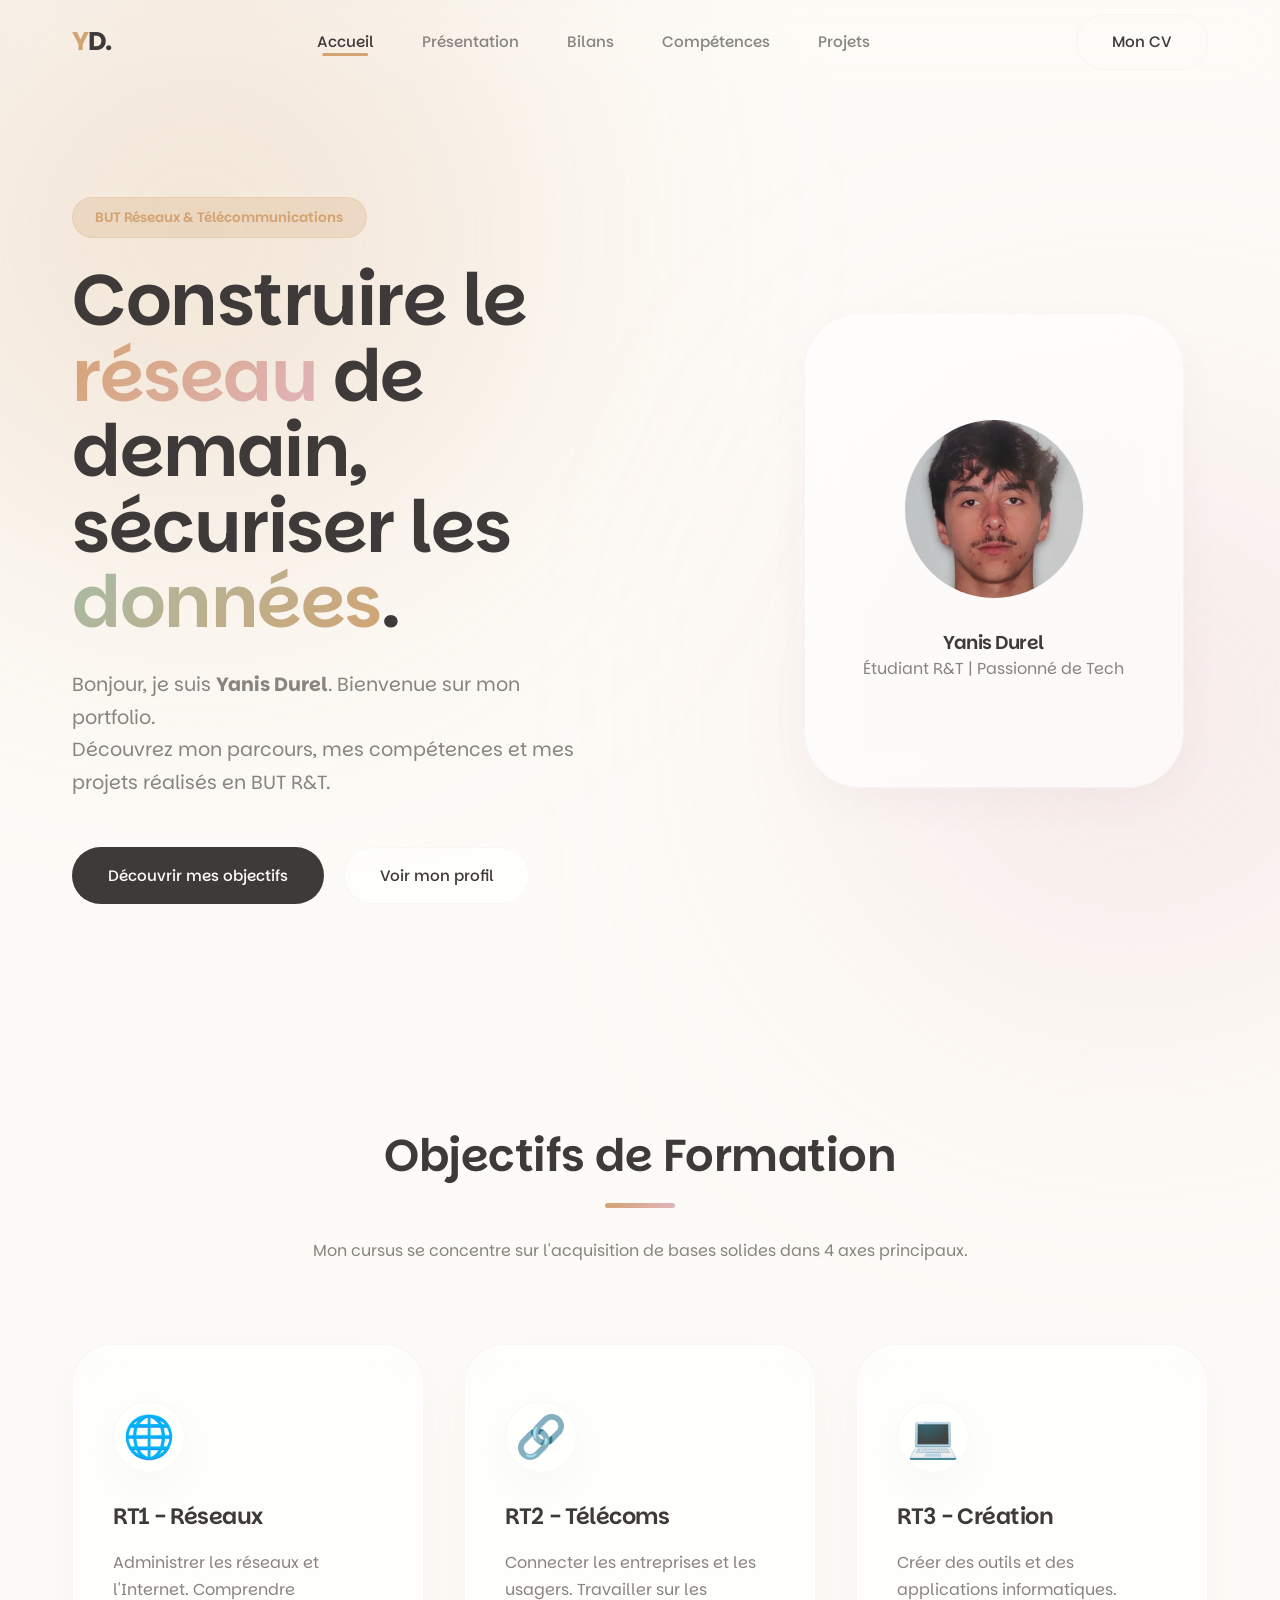
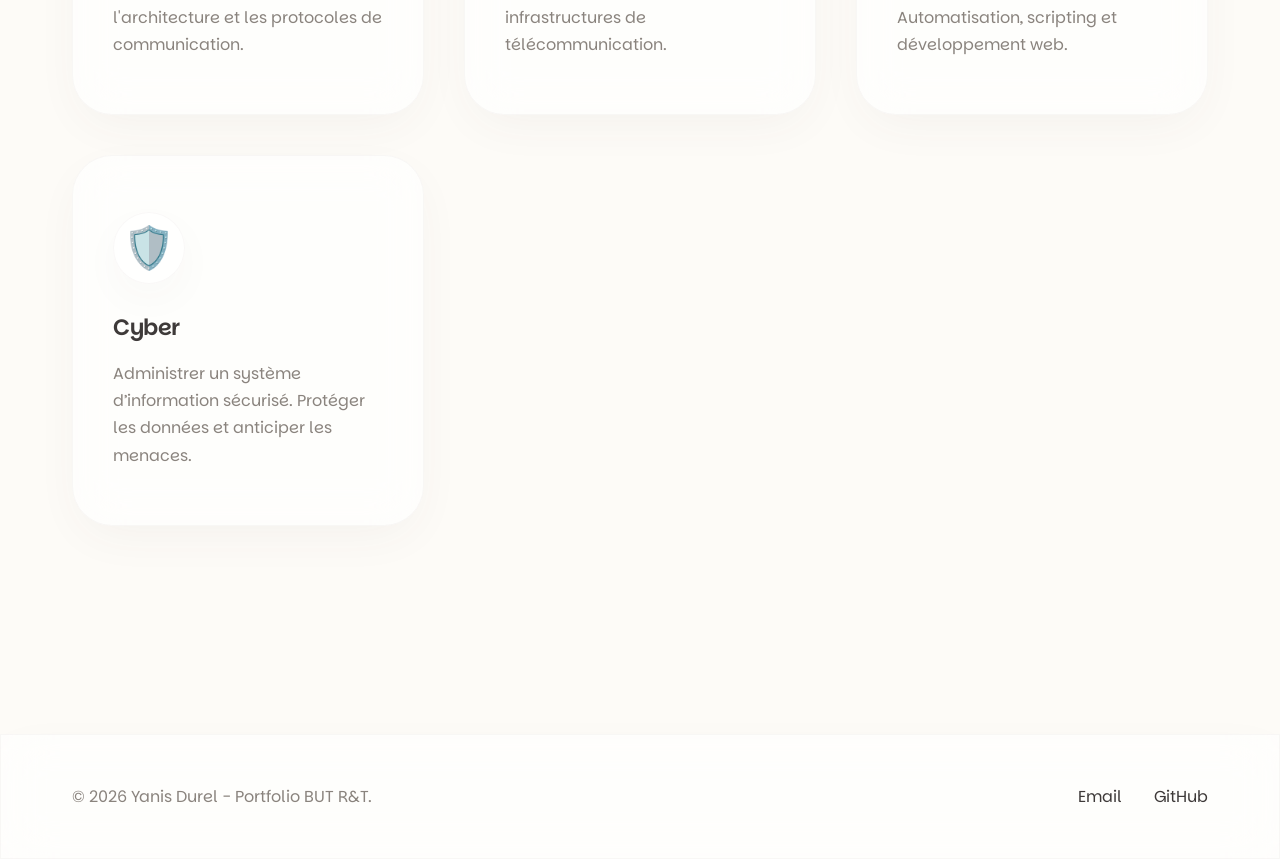
<file: index.html>
<!DOCTYPE html>
<html lang="fr">
<head>
    <meta charset="UTF-8">
    <meta name="viewport" content="width=device-width, initial-scale=1.0">
    <title>Yanis Durel | Portfolio R&T</title>
    <link rel="icon" type="image/png" href="favicon.png">
    <link rel="preconnect" href="https://fonts.googleapis.com">
    <link rel="preconnect" href="https://fonts.gstatic.com" crossorigin>
    <link href="https://fonts.googleapis.com/css2?family=Outfit:wght@300;400;500;700&family=Parkinsans:wght@300;400;500;600;700&display=swap" rel="stylesheet">
    <link rel="stylesheet" href="css/styles.css">
</head>
<body>
    <!-- Background Elements -->
    <div class="bg-glow bg-glow-1"></div>
    <div class="bg-glow bg-glow-2"></div>

    <nav class="navbar glass">
        <div class="nav-container">
            <a href="index.html" class="logo">
                <span class="logo-mark">Y</span>D.
            </a>
            <ul class="nav-links">
                <li><a href="index.html" class="active">Accueil</a></li>
                <li><a href="presentation.html">Présentation</a></li>
                <li><a href="bilans.html">Bilans</a></li>
                <li><a href="competences.html">Compétences</a></li>
                <li><a href="projets.html">Projets</a></li>
            </ul>
            <a href="CV Yanis Durel RT 1A (1).pdf" target="_blank" class="btn btn-outline nav-btn">Mon CV</a>
            <div class="burger-menu">
                <div class="bar"></div>
                <div class="bar"></div>
                <div class="bar"></div>
            </div>
        </div>
    </nav>

    <main>
        <section class="hero">
            <div class="hero-content reveal">
                <span class="badge">BUT Réseaux & Télécommunications</span>
                <h1 class="hero-title">
                    Construire le <span class="text-gradient">réseau</span> de demain, <br>
                    sécuriser les <span class="text-gradient-alt">données</span>.
                </h1>
                <p class="hero-subtitle">
                    Bonjour, je suis <strong>Yanis Durel</strong>. Bienvenue sur mon portfolio.<br>
                    Découvrez mon parcours, mes compétences et mes projets réalisés en BUT R&T.
                </p>
                <div class="hero-actions">
                    <a href="#objectifs" class="btn btn-primary">Découvrir mes objectifs</a>
                    <a href="presentation.html" class="btn btn-secondary">Voir mon profil</a>
                </div>
            </div>
            <div class="hero-visual reveal reveal-delay">
                <!-- Espace pour la photo de profil, ou illustration minimaliste -->
                <div class="profile-card glass">
                    <div class="profile-image">
                        <div class="pulse-ring"></div>
                        <img src="pp.jpg" alt="Yanis Durel" class="profile-img">
                    </div>
                    <div class="card-info">
                        <h3>Yanis Durel</h3>
                        <p>Étudiant R&T | Passionné de Tech</p>
                    </div>
                </div>
            </div>
        </section>

        <section id="objectifs" class="objectifs-section">
            <div class="section-header reveal">
                <h2>Objectifs de Formation</h2>
                <div class="separator"></div>
                <p>Mon cursus se concentre sur l'acquisition de bases solides dans 4 axes principaux.</p>
            </div>
            
            <div class="grid-cards">
                <div class="card glass reveal">
                    <div class="card-icon">🌐</div>
                    <h3>RT1 - Réseaux</h3>
                    <p>Administrer les réseaux et l'Internet. Comprendre l'architecture et les protocoles de communication.</p>
                </div>
                <div class="card glass reveal reveal-delay-1">
                    <div class="card-icon">🔗</div>
                    <h3>RT2 - Télécoms</h3>
                    <p>Connecter les entreprises et les usagers. Travailler sur les infrastructures de télécommunication.</p>
                </div>
                <div class="card glass reveal reveal-delay-2">
                    <div class="card-icon">💻</div>
                    <h3>RT3 - Création</h3>
                    <p>Créer des outils et des applications informatiques. Automatisation, scripting et développement web.</p>
                </div>
                <div class="card glass reveal reveal-delay-3">
                    <div class="card-icon">🛡️</div>
                    <h3>Cyber</h3>
                    <p>Administrer un système d’information sécurisé. Protéger les données et anticiper les menaces.</p>
                </div>
            </div>
        </section>
    </main>

    <footer class="glass">
        <div class="footer-content">
            <p>&copy; 2026 Yanis Durel - Portfolio BUT R&T.</p>
            <div class="footer-links">
                <a href="mailto:yanisdurel07042007@gmail.com">Email</a>
                <a href="#">GitHub</a>
            </div>
        </div>
    </footer>

    <script src="js/script.js"></script>
</body>
</html>
</file>
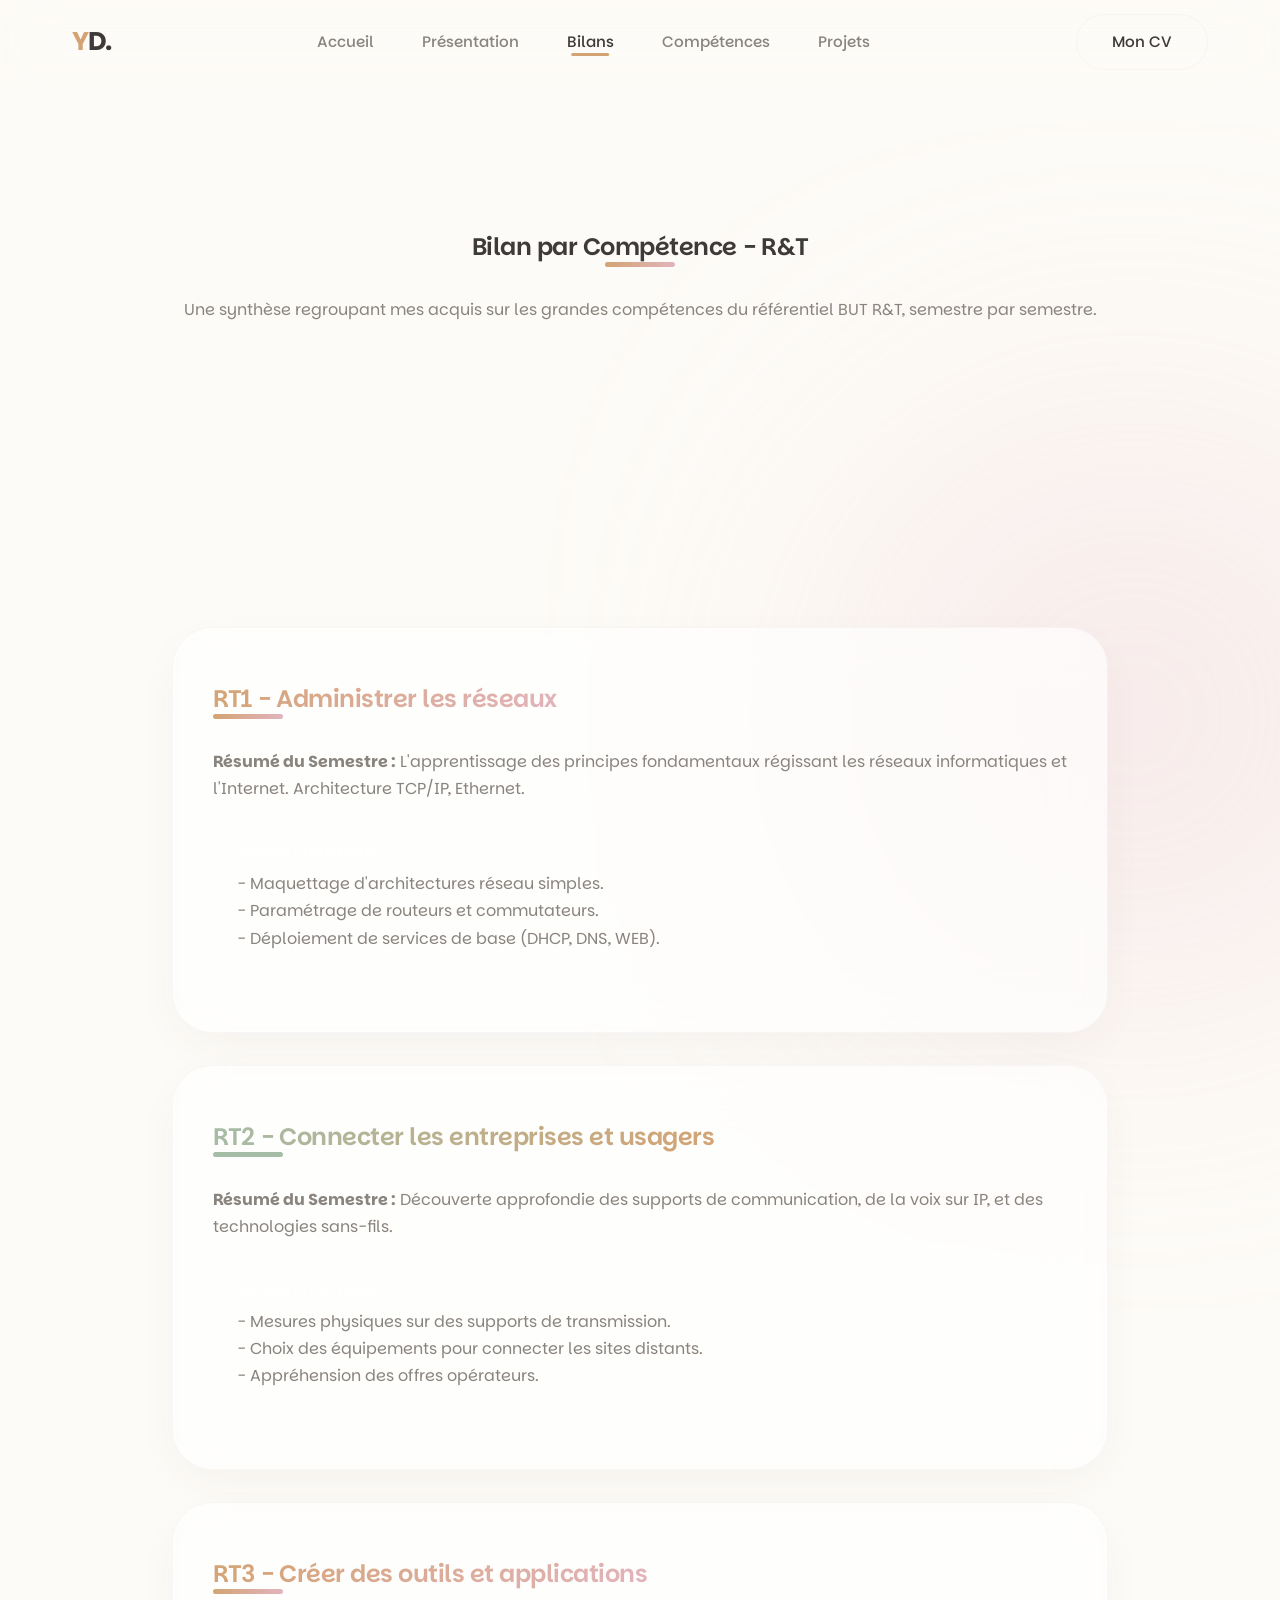
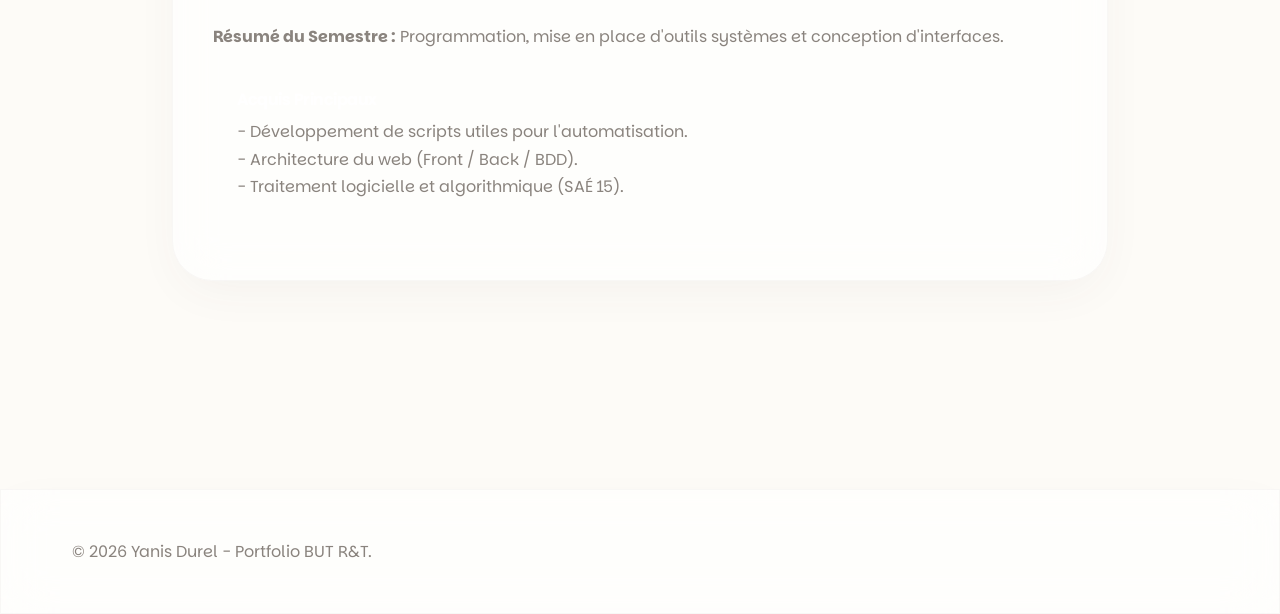
<file: bilans.html>
<!DOCTYPE html>
<html lang="fr">
<head>
    <meta charset="UTF-8">
    <meta name="viewport" content="width=device-width, initial-scale=1.0">
    <title>Bilan des Compétences - Yanis Durel</title>
    <link rel="icon" type="image/png" href="favicon.png">
    <link href="https://fonts.googleapis.com/css2?family=Outfit:wght@300;400;500;700&family=Parkinsans:wght@300;400;500;600;700&display=swap" rel="stylesheet">
    <link rel="stylesheet" href="css/styles.css">
</head>
<body>
    <div class="bg-glow bg-glow-2"></div>
    
    <nav class="navbar glass">
        <!-- Même NAV header que index.html -->
        <div class="nav-container">
            <a href="index.html" class="logo">
                <span class="logo-mark">Y</span>D.
            </a>
            <ul class="nav-links">
                <li><a href="index.html">Accueil</a></li>
                <li><a href="presentation.html">Présentation</a></li>
                <li><a href="bilans.html" class="active">Bilans</a></li>
                <li><a href="competences.html">Compétences</a></li>
                <li><a href="projets.html">Projets</a></li>
            </ul>
            <a href="CV Yanis Durel RT 1A (1).pdf" target="_blank" class="btn btn-outline nav-btn">Mon CV</a>
        </div>
    </nav>

    <main style="padding-top: 120px;">
        <section class="section-header reveal">
            <h1>Bilan par Compétence - R&T</h1>
            <div class="separator"></div>
            <p>Une synthèse regroupant mes acquis sur les grandes compétences du référentiel BUT R&T, semestre par semestre.</p>
        </section>

        <!-- Affichage sous format "Tiroir/Accordion" ou "Grandes Cartes de synthèse" -->
        <section style="max-width: 1000px; margin: 0 auto; padding-bottom: 5rem;">
            
            <div class="card glass reveal" style="margin-bottom: 2rem;">
                <h2 class="text-gradient">RT1 - Administrer les réseaux</h2>
                <div class="separator" style="margin-left: 0;"></div>
                <p style="margin-bottom: 1rem;">
                    <strong>Résumé du Semestre :</strong> L'apprentissage des principes fondamentaux régissant les réseaux informatiques et l'Internet. Architecture TCP/IP, Ethernet.
                </p>
                <div style="background: rgba(255,255,255,0.02); padding: 1.5rem; border-radius: 12px;">
                    <h4 style="color: white; margin-bottom: 0.5rem;">Acquis Principaux</h4>
                    <p>- Maquettage d'architectures réseau simples.<br>- Paramétrage de routeurs et commutateurs.<br>- Déploiement de services de base (DHCP, DNS, WEB).</p>
                </div>
            </div>

            <div class="card glass reveal reveal-delay-1" style="margin-bottom: 2rem;">
                <h2 class="text-gradient-alt">RT2 - Connecter les entreprises et usagers</h2>
                <div class="separator" style="margin-left: 0; background: var(--accent-cyan);"></div>
                <p style="margin-bottom: 1rem;">
                    <strong>Résumé du Semestre :</strong> Découverte approfondie des supports de communication, de la voix sur IP, et des technologies sans-fils.
                </p>
                <div style="background: rgba(255,255,255,0.02); padding: 1.5rem; border-radius: 12px;">
                    <h4 style="color: white; margin-bottom: 0.5rem;">Acquis Principaux</h4>
                    <p>- Mesures physiques sur des supports de transmission.<br>- Choix des équipements pour connecter les sites distants.<br>- Appréhension des offres opérateurs.</p>
                </div>
            </div>

            <div class="card glass reveal reveal-delay-2" style="margin-bottom: 2rem;">
                <h2 class="text-gradient">RT3 - Créer des outils et applications</h2>
                <div class="separator" style="margin-left: 0;"></div>
                <p style="margin-bottom: 1rem;">
                    <strong>Résumé du Semestre :</strong> Programmation, mise en place d'outils systèmes et conception d'interfaces.
                </p>
                <div style="background: rgba(255,255,255,0.02); padding: 1.5rem; border-radius: 12px;">
                    <h4 style="color: white; margin-bottom: 0.5rem;">Acquis Principaux</h4>
                    <p>- Développement de scripts utiles pour l'automatisation.<br>- Architecture du web (Front / Back / BDD).<br>- Traitement logicielle et algorithmique (SAÉ 15).</p>
                </div>
            </div>
            
        </section>
    </main>

    <footer class="glass">
        <div class="footer-content">
            <p>&copy; 2026 Yanis Durel - Portfolio BUT R&T.</p>
        </div>
    </footer>

    <script src="js/script.js"></script>
</body>
</html>
</file>
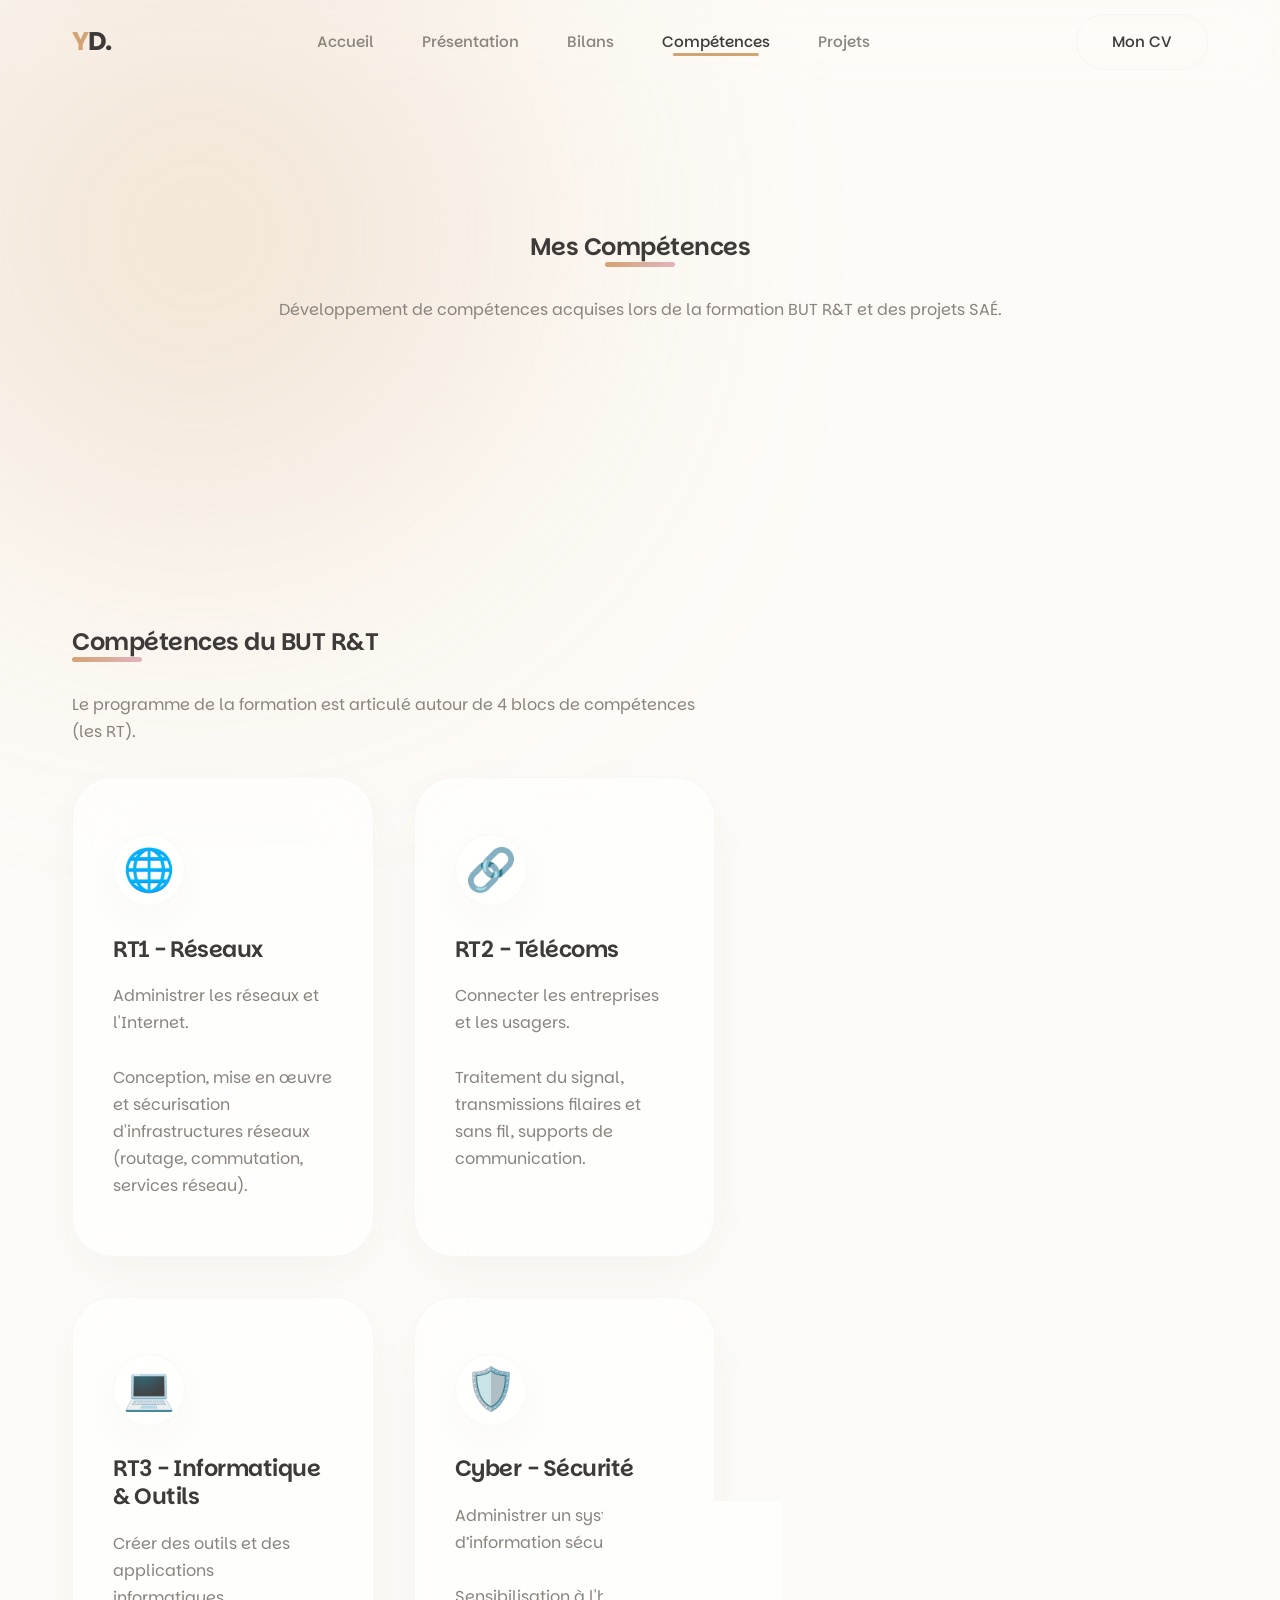
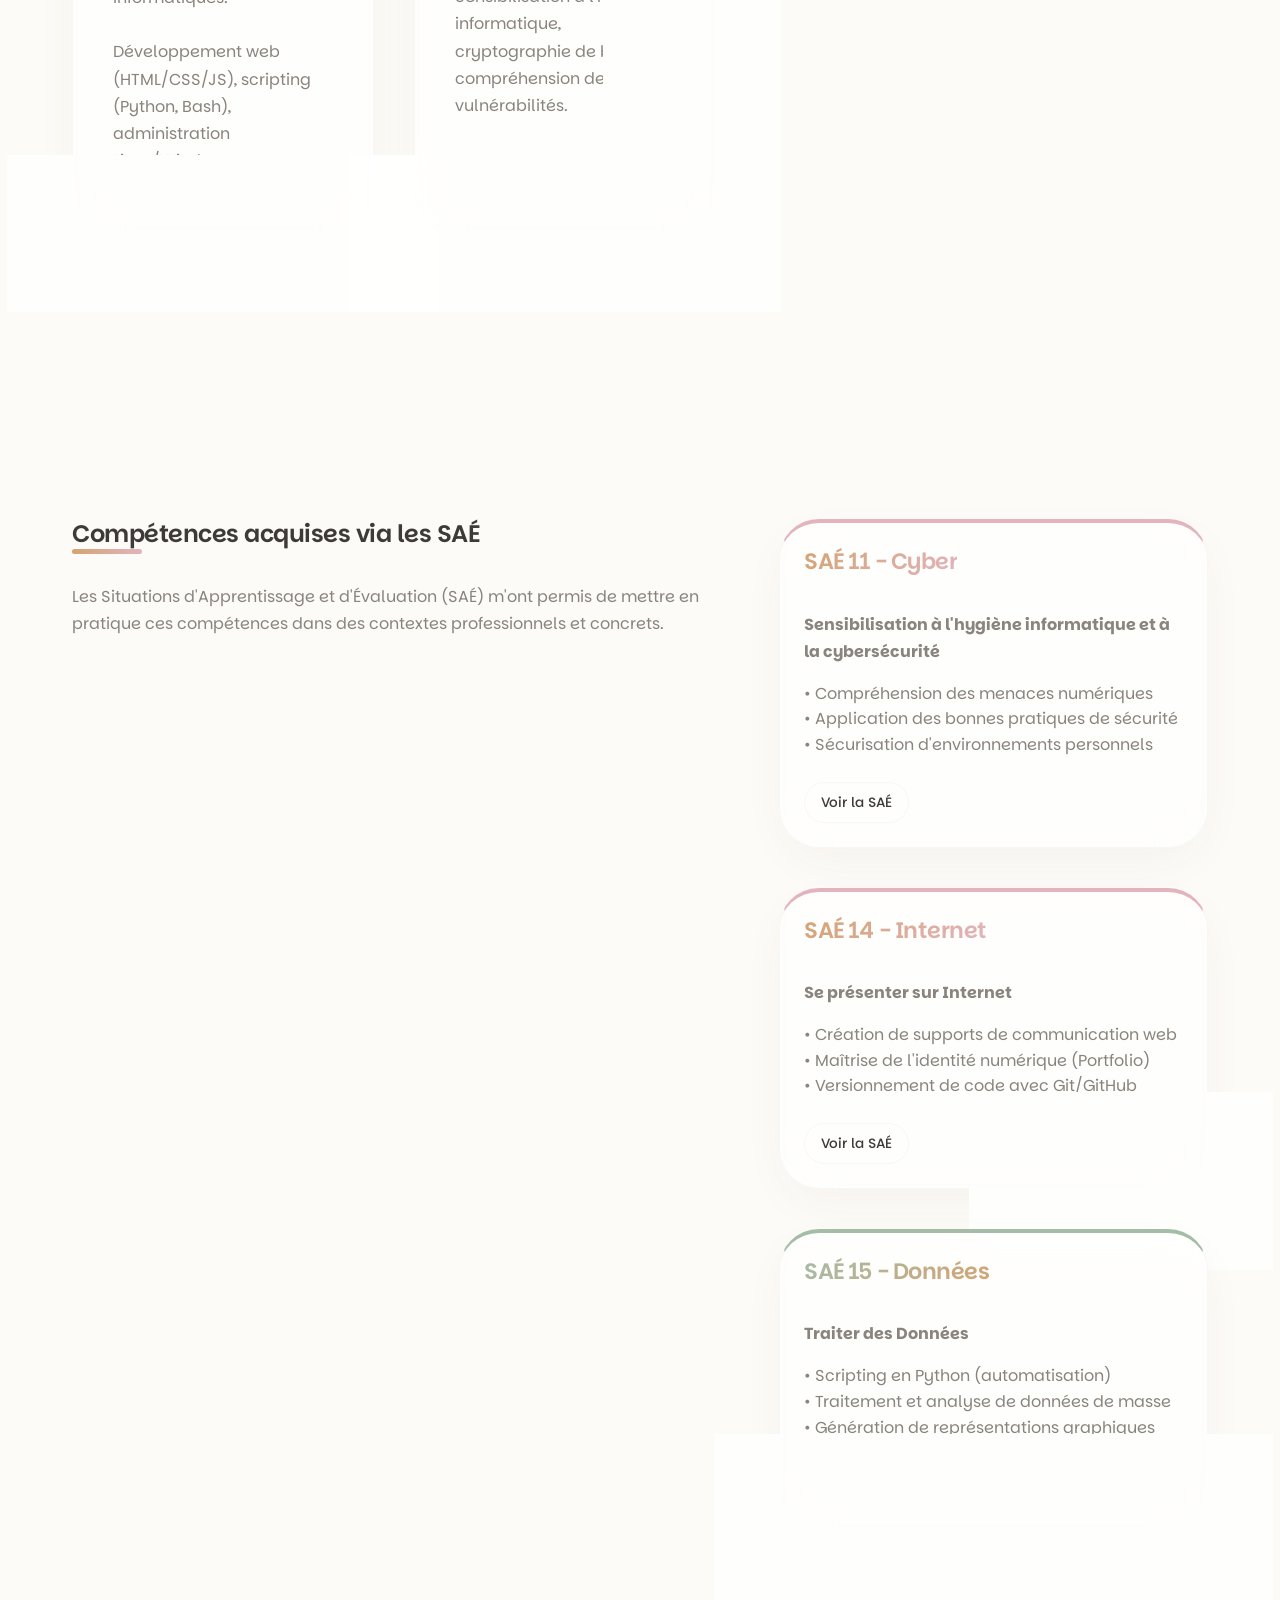
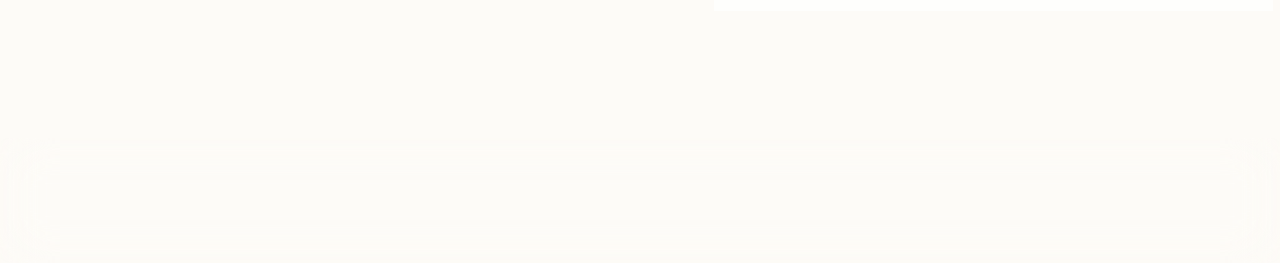
<file: competences.html>
<!DOCTYPE html>
<html lang="fr">
<head>
    <meta charset="UTF-8">
    <meta name="viewport" content="width=device-width, initial-scale=1.0">
    <title>Compétences - Yanis Durel</title>
    <link rel="icon" type="image/png" href="favicon.png">
    <link href="https://fonts.googleapis.com/css2?family=Outfit:wght@300;400;500;700&family=Parkinsans:wght@300;400;500;600;700&display=swap" rel="stylesheet">
    <link rel="stylesheet" href="css/styles.css">
</head>
<body>
    <div class="bg-glow bg-glow-1"></div>
    
    <nav class="navbar glass">
        <div class="nav-container">
            <a href="index.html" class="logo">
                <span class="logo-mark">Y</span>D.
            </a>
            <ul class="nav-links">
                <li><a href="index.html">Accueil</a></li>
                <li><a href="presentation.html">Présentation</a></li>
                <li><a href="bilans.html">Bilans</a></li>
                <li><a href="competences.html" class="active">Compétences</a></li>
                <li><a href="projets.html">Projets</a></li>
            </ul>
            <a href="CV Yanis Durel RT 1A (1).pdf" target="_blank" class="btn btn-outline nav-btn">Mon CV</a>
            <div class="burger-menu">
                <div class="bar"></div>
                <div class="bar"></div>
                <div class="bar"></div>
            </div>
        </div>
    </nav>

    <main style="padding-top: 120px;">
        <section class="section-header reveal">
            <h1>Mes Compétences</h1>
            <div class="separator"></div>
            <p>Développement de compétences acquises lors de la formation BUT R&T et des projets SAÉ.</p>
        </section>

        <!-- Compétences de la formation -->
        <section class="hero" style="min-height: auto; margin-bottom: 4rem; align-items: start;">
            <div class="reveal" style="width: 100%;">
                <h2>Compétences du BUT R&T</h2>
                <div class="separator" style="margin-left: 0;"></div>
                <p style="margin-bottom: 2rem;">Le programme de la formation est articulé autour de 4 blocs de compétences (les RT).</p>
                
                <div class="grid-cards">
                    <div class="card glass">
                        <div class="card-icon">🌐</div>
                        <h3>RT1 - Réseaux</h3>
                        <p>Administrer les réseaux et l'Internet. <br><br>Conception, mise en œuvre et sécurisation d'infrastructures réseaux (routage, commutation, services réseau).</p>
                    </div>
                    <div class="card glass">
                        <div class="card-icon">🔗</div>
                        <h3>RT2 - Télécoms</h3>
                        <p>Connecter les entreprises et les usagers. <br><br>Traitement du signal, transmissions filaires et sans fil, supports de communication.</p>
                    </div>
                    <div class="card glass">
                        <div class="card-icon">💻</div>
                        <h3>RT3 - Informatique & Outils</h3>
                        <p>Créer des outils et des applications informatiques. <br><br>Développement web (HTML/CSS/JS), scripting (Python, Bash), administration Linux/Windows.</p>
                    </div>
                    <div class="card glass">
                        <div class="card-icon">🛡️</div>
                        <h3>Cyber - Sécurité</h3>
                        <p>Administrer un système d’information sécurisé. <br><br>Sensibilisation à l'hygiène informatique, cryptographie de base, compréhension des vulnérabilités.</p>
                    </div>
                </div>
            </div>
        </section>

        <!-- Compétences via les SAE -->
        <section class="hero" style="min-height: auto; align-items: start;">
            <div class="reveal" style="width: 100%;">
                <h2>Compétences acquises via les SAÉ</h2>
                <div class="separator" style="margin-left: 0;"></div>
                <p style="margin-bottom: 2rem;">Les Situations d'Apprentissage et d'Évaluation (SAÉ) m'ont permis de mettre en pratique ces compétences dans des contextes professionnels et concrets.</p>
            </div>
            
            <div class="grid-cards reveal reveal-delay" style="width: 100%;">
                <div class="card glass" style="padding: 1.5rem; border-top: 4px solid var(--accent-purple);">
                    <h3 class="text-gradient">SAÉ 11 - Cyber</h3>
                    <p style="margin: 1rem 0; font-weight: bold;">Sensibilisation à l'hygiène informatique et à la cybersécurité</p>
                    <ul style="list-style: none; color: var(--text-secondary); line-height: 1.6;">
                        <li>• Compréhension des menaces numériques</li>
                        <li>• Application des bonnes pratiques de sécurité</li>
                        <li>• Sécurisation d'environnements personnels</li>
                    </ul>
                    <a href="sae/sae11.html" class="btn btn-outline" style="margin-top: 1.5rem; padding: 0.5rem 1rem; font-size: 0.85rem;">Voir la SAÉ</a>
                </div>
                
                <div class="card glass" style="padding: 1.5rem; border-top: 4px solid var(--accent-purple);">
                    <h3 class="text-gradient">SAÉ 14 - Internet</h3>
                    <p style="margin: 1rem 0; font-weight: bold;">Se présenter sur Internet</p>
                    <ul style="list-style: none; color: var(--text-secondary); line-height: 1.6;">
                        <li>• Création de supports de communication web</li>
                        <li>• Maîtrise de l'identité numérique (Portfolio)</li>
                        <li>• Versionnement de code avec Git/GitHub</li>
                    </ul>
                    <a href="sae/sae14.html" class="btn btn-outline" style="margin-top: 1.5rem; padding: 0.5rem 1rem; font-size: 0.85rem;">Voir la SAÉ</a>
                </div>

                <div class="card glass" style="padding: 1.5rem; border-top: 4px solid var(--accent-cyan);">
                    <h3 class="text-gradient-alt">SAÉ 15 - Données</h3>
                    <p style="margin: 1rem 0; font-weight: bold;">Traiter des Données</p>
                    <ul style="list-style: none; color: var(--text-secondary); line-height: 1.6;">
                        <li>• Scripting en Python (automatisation)</li>
                        <li>• Traitement et analyse de données de masse</li>
                        <li>• Génération de représentations graphiques</li>
                    </ul>
                    <a href="sae/sae15.html" class="btn btn-outline" style="margin-top: 1.5rem; padding: 0.5rem 1rem; font-size: 0.85rem;">Voir la SAÉ</a>
                </div>
            </div>
        </section>
    </main>

    <footer class="glass">
        <div class="footer-content">
            <p>&copy; 2026 Yanis Durel - Portfolio BUT R&T.</p>
        </div>
    </footer>

    <script src="js/script.js"></script>
</body>
</html>
</file>
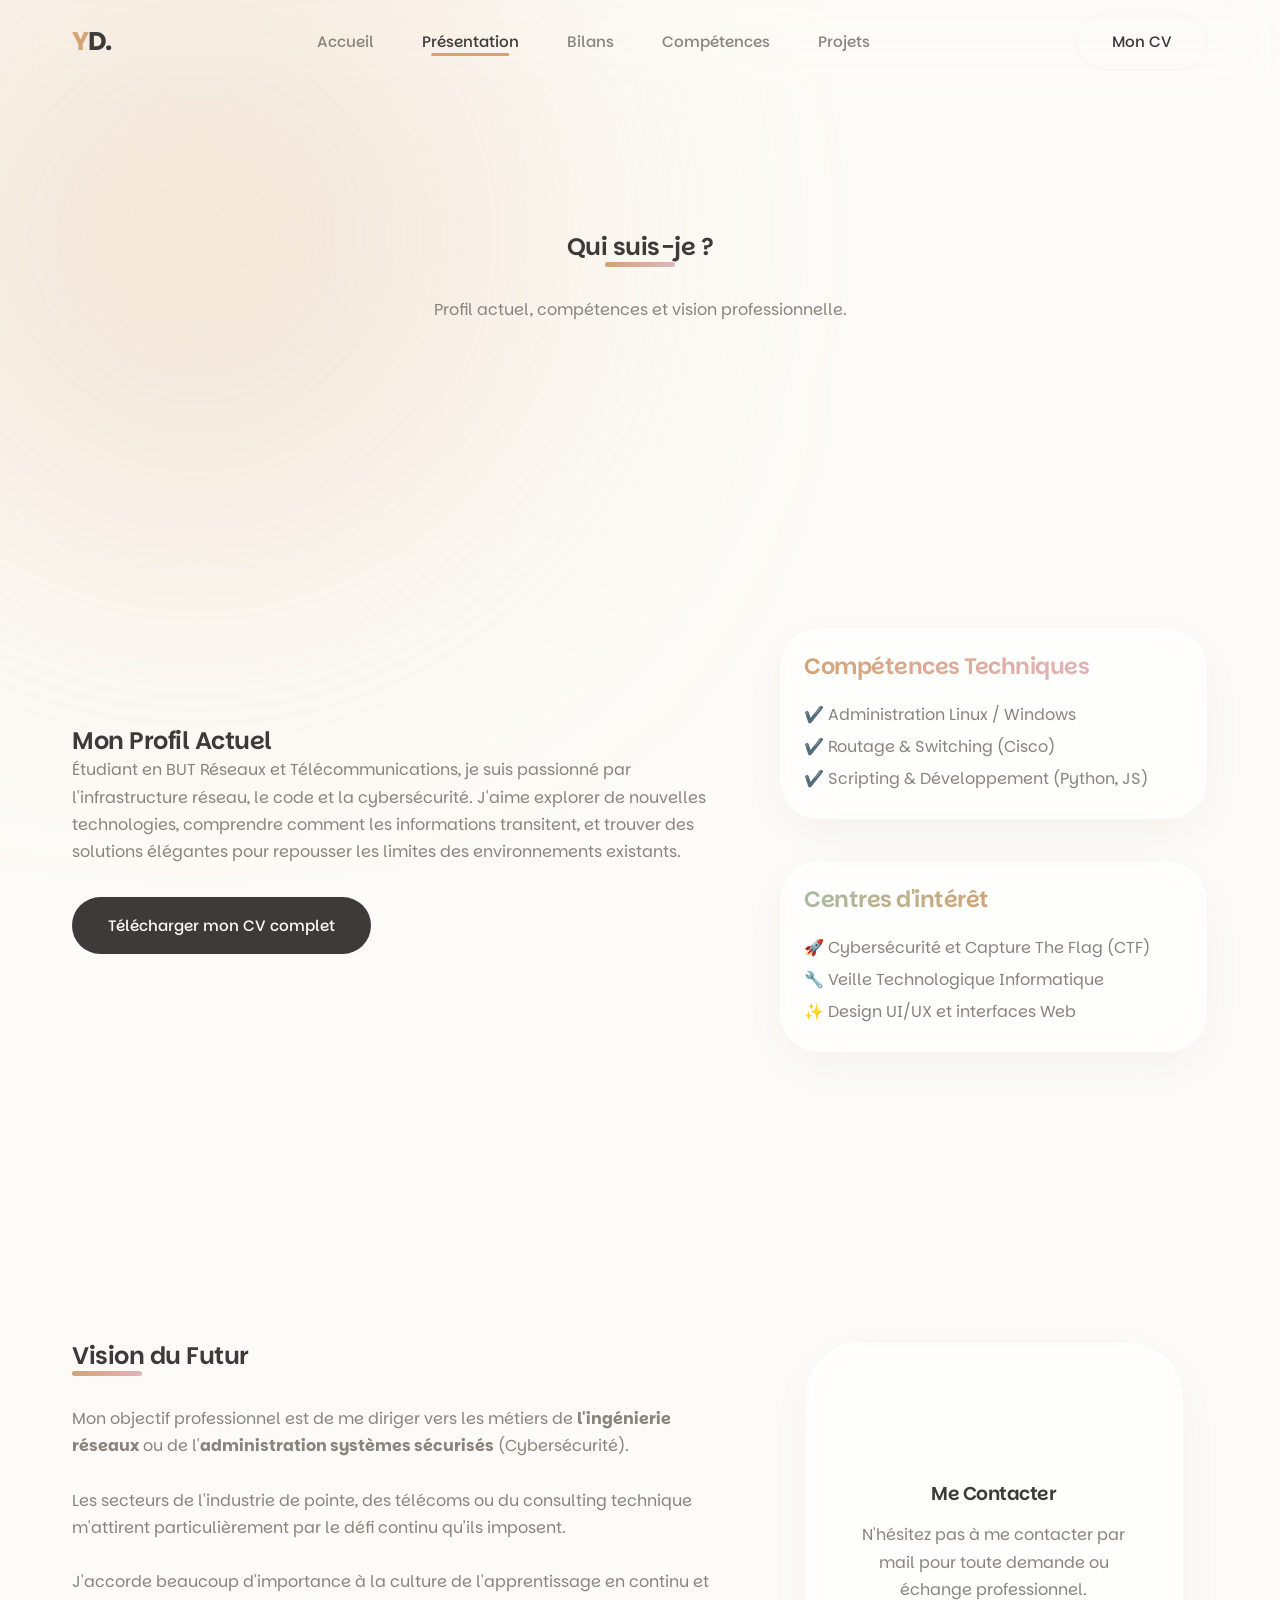
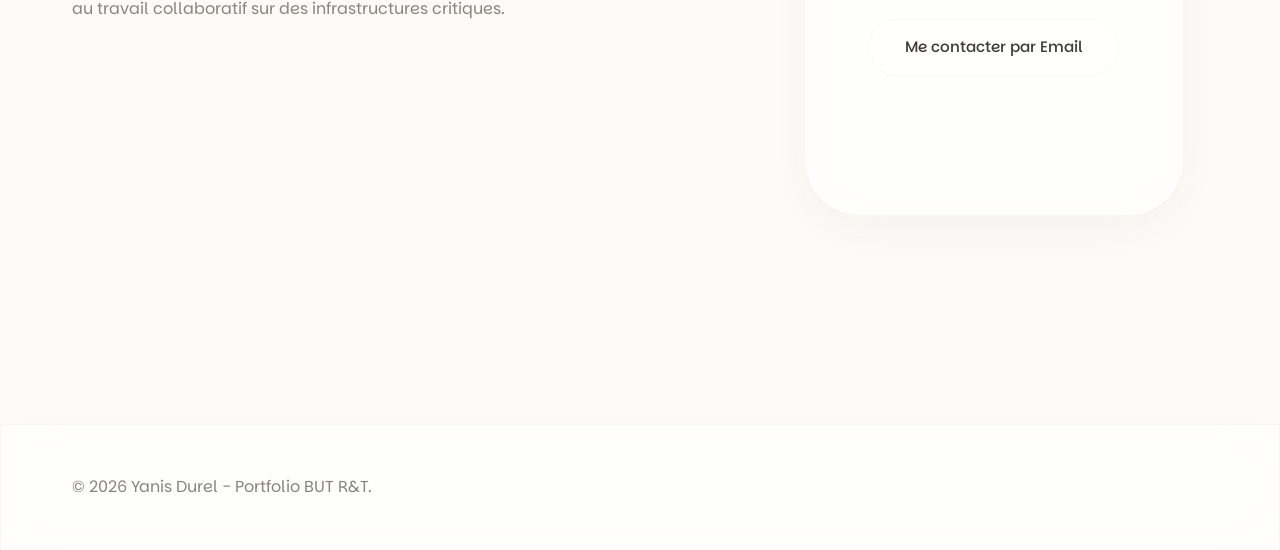
<file: presentation.html>
<!DOCTYPE html>
<html lang="fr">
<head>
    <meta charset="UTF-8">
    <meta name="viewport" content="width=device-width, initial-scale=1.0">
    <title>Présentation - Yanis Durel</title>
    <link rel="icon" type="image/png" href="favicon.png">
    <link href="https://fonts.googleapis.com/css2?family=Outfit:wght@300;400;500;700&family=Parkinsans:wght@300;400;500;600;700&display=swap" rel="stylesheet">
    <link rel="stylesheet" href="css/styles.css">
</head>
<body>
    <div class="bg-glow bg-glow-1"></div>
    
    <nav class="navbar glass">
        <div class="nav-container">
            <a href="index.html" class="logo">
                <span class="logo-mark">Y</span>D.
            </a>
            <ul class="nav-links">
                <li><a href="index.html">Accueil</a></li>
                <li><a href="presentation.html" class="active">Présentation</a></li>
                <li><a href="bilans.html">Bilans</a></li>
                <li><a href="competences.html">Compétences</a></li>
                <li><a href="projets.html">Projets</a></li>
            </ul>
            <a href="CV Yanis Durel RT 1A (1).pdf" target="_blank" class="btn btn-outline nav-btn">Mon CV</a>
        </div>
    </nav>

    <main style="padding-top: 120px;">
        <section class="section-header reveal">
            <h1>Qui suis-je ?</h1>
            <div class="separator"></div>
            <p>Profil actuel, compétences et vision professionnelle.</p>
        </section>

        <!-- Profil Actuel -->
        <section class="hero" style="min-height: auto; margin-bottom: 4rem;">
            <div class="hero-content reveal">
                <h2>Mon Profil Actuel</h2>
                <p>
                    Étudiant en BUT Réseaux et Télécommunications, je suis passionné par l'infrastructure réseau, le code et la cybersécurité. 
                    J'aime explorer de nouvelles technologies, comprendre comment les informations transitent, et trouver des solutions élégantes pour repousser les limites des environnements existants.
                </p>
                <div class="hero-actions" style="margin-top: 2rem;">
                    <a href="CV Yanis Durel RT 1A (1).pdf" target="_blank" class="btn btn-primary">Télécharger mon CV complet</a>
                </div>
            </div>
            
            <div class="grid-cards reveal reveal-delay">
                <div class="card glass" style="padding: 1.5rem;">
                    <h3 class="text-gradient">Compétences Techniques</h3>
                    <ul style="list-style: none; color: var(--text-secondary); line-height: 2;">
                        <li>✔️ Administration Linux / Windows</li>
                        <li>✔️ Routage & Switching (Cisco)</li>
                        <li>✔️ Scripting & Développement (Python, JS)</li>
                    </ul>
                </div>
                <div class="card glass" style="padding: 1.5rem;">
                    <h3 class="text-gradient-alt">Centres d'intérêt</h3>
                    <ul style="list-style: none; color: var(--text-secondary); line-height: 2;">
                        <li>🚀 Cybersécurité et Capture The Flag (CTF)</li>
                        <li>🔧 Veille Technologique Informatique</li>
                        <li>✨ Design UI/UX et interfaces Web</li>
                    </ul>
                </div>
            </div>
        </section>

        <!-- Vision du Projet Pro -->
        <section class="hero" style="min-height: auto; align-items: start;">
            <div class="reveal">
                <h2>Vision du Futur</h2>
                <div class="separator" style="margin-left: 0;"></div>
                <p>
                    Mon objectif professionnel est de me diriger vers les métiers de <strong>l'ingénierie réseaux</strong> ou de l'<strong>administration systèmes sécurisés</strong> (Cybersécurité). <br><br>
                    Les secteurs de l'industrie de pointe, des télécoms ou du consulting technique m'attirent particulièrement par le défi continu qu'ils imposent.<br><br>
                    J'accorde beaucoup d'importance à la culture de l'apprentissage en continu et au travail collaboratif sur des infrastructures critiques.
                </p>
            </div>
            <div class="profile-card glass reveal reveal-delay">
                <h3>Me Contacter</h3>
                <p style="margin: 1rem 0;">N'hésitez pas à me contacter par mail pour toute demande ou échange professionnel.</p>
                <a href="mailto:yanisdurel07042007@gmail.com" class="btn btn-secondary">Me contacter par Email</a>
            </div>
        </section>
    </main>

    <footer class="glass">
        <div class="footer-content">
            <p>&copy; 2026 Yanis Durel - Portfolio BUT R&T.</p>
        </div>
    </footer>

    <script src="js/script.js"></script>
</body>
</html>
</file>
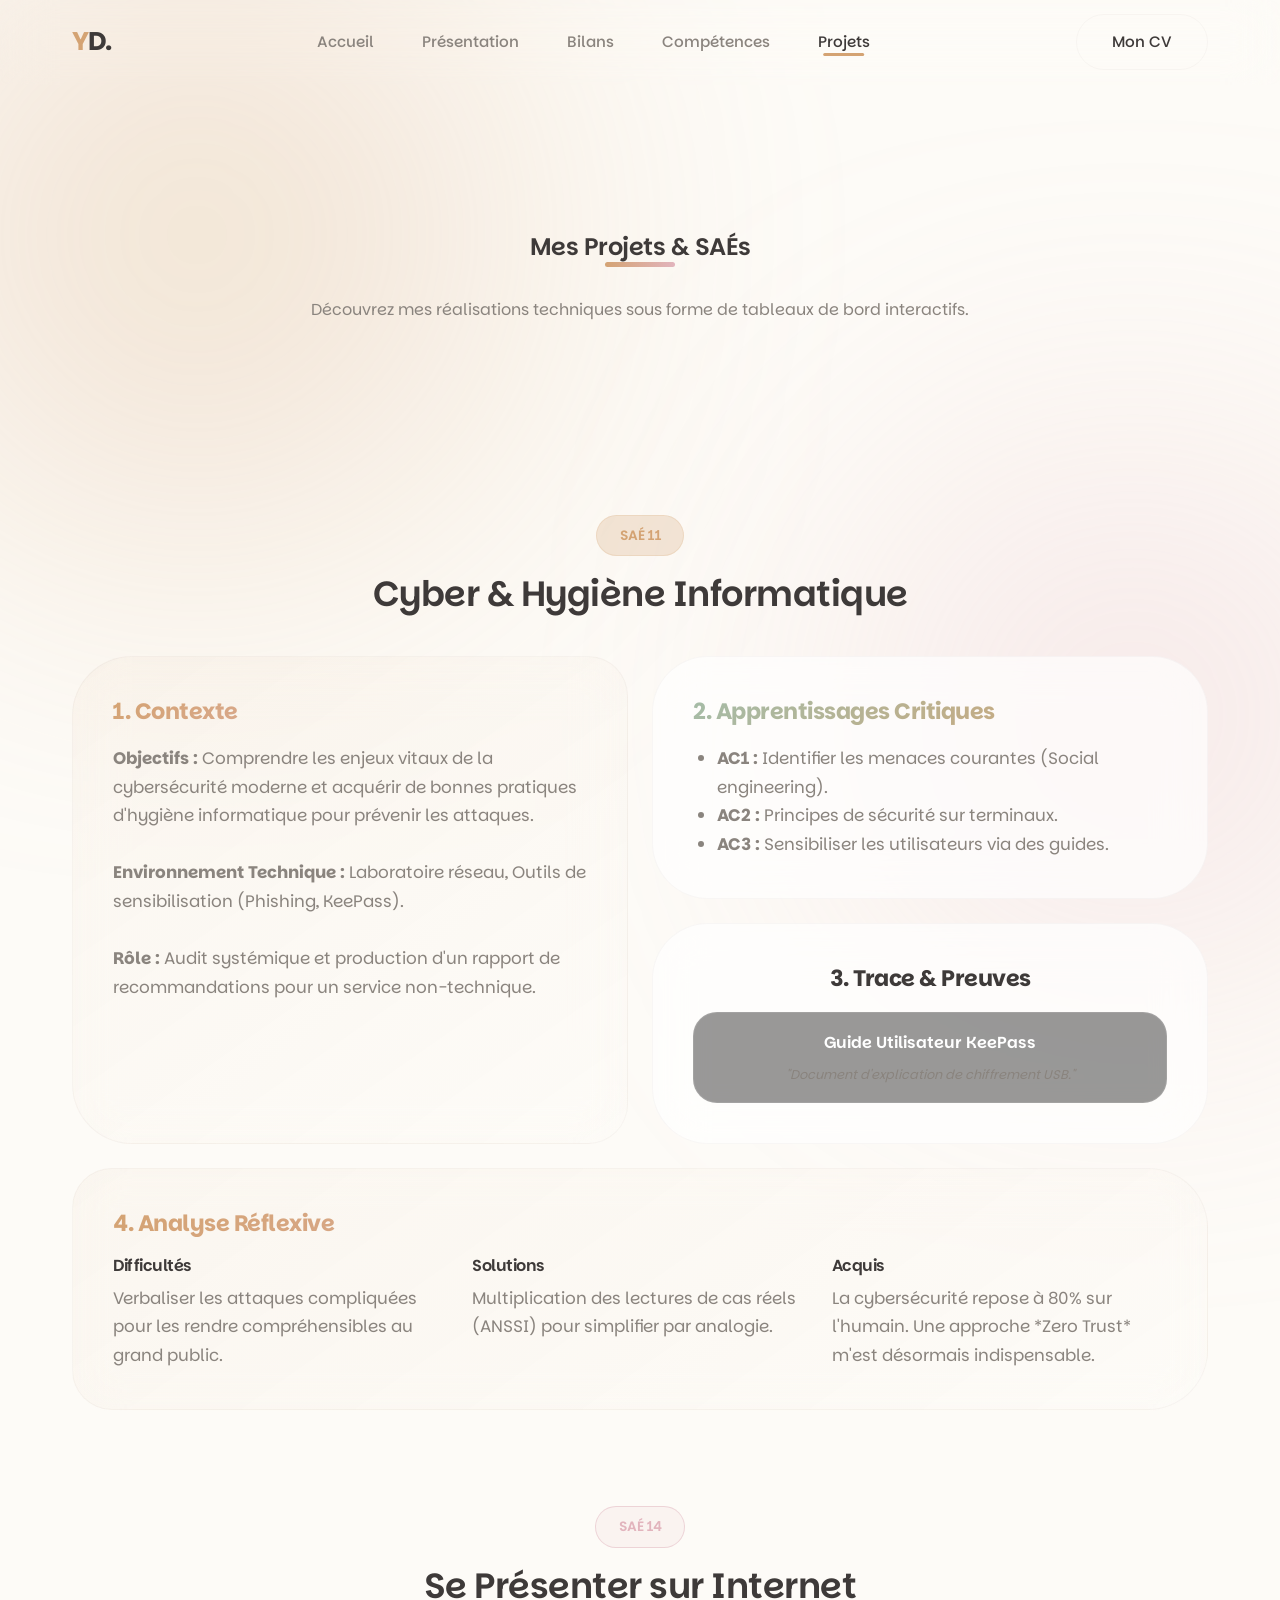
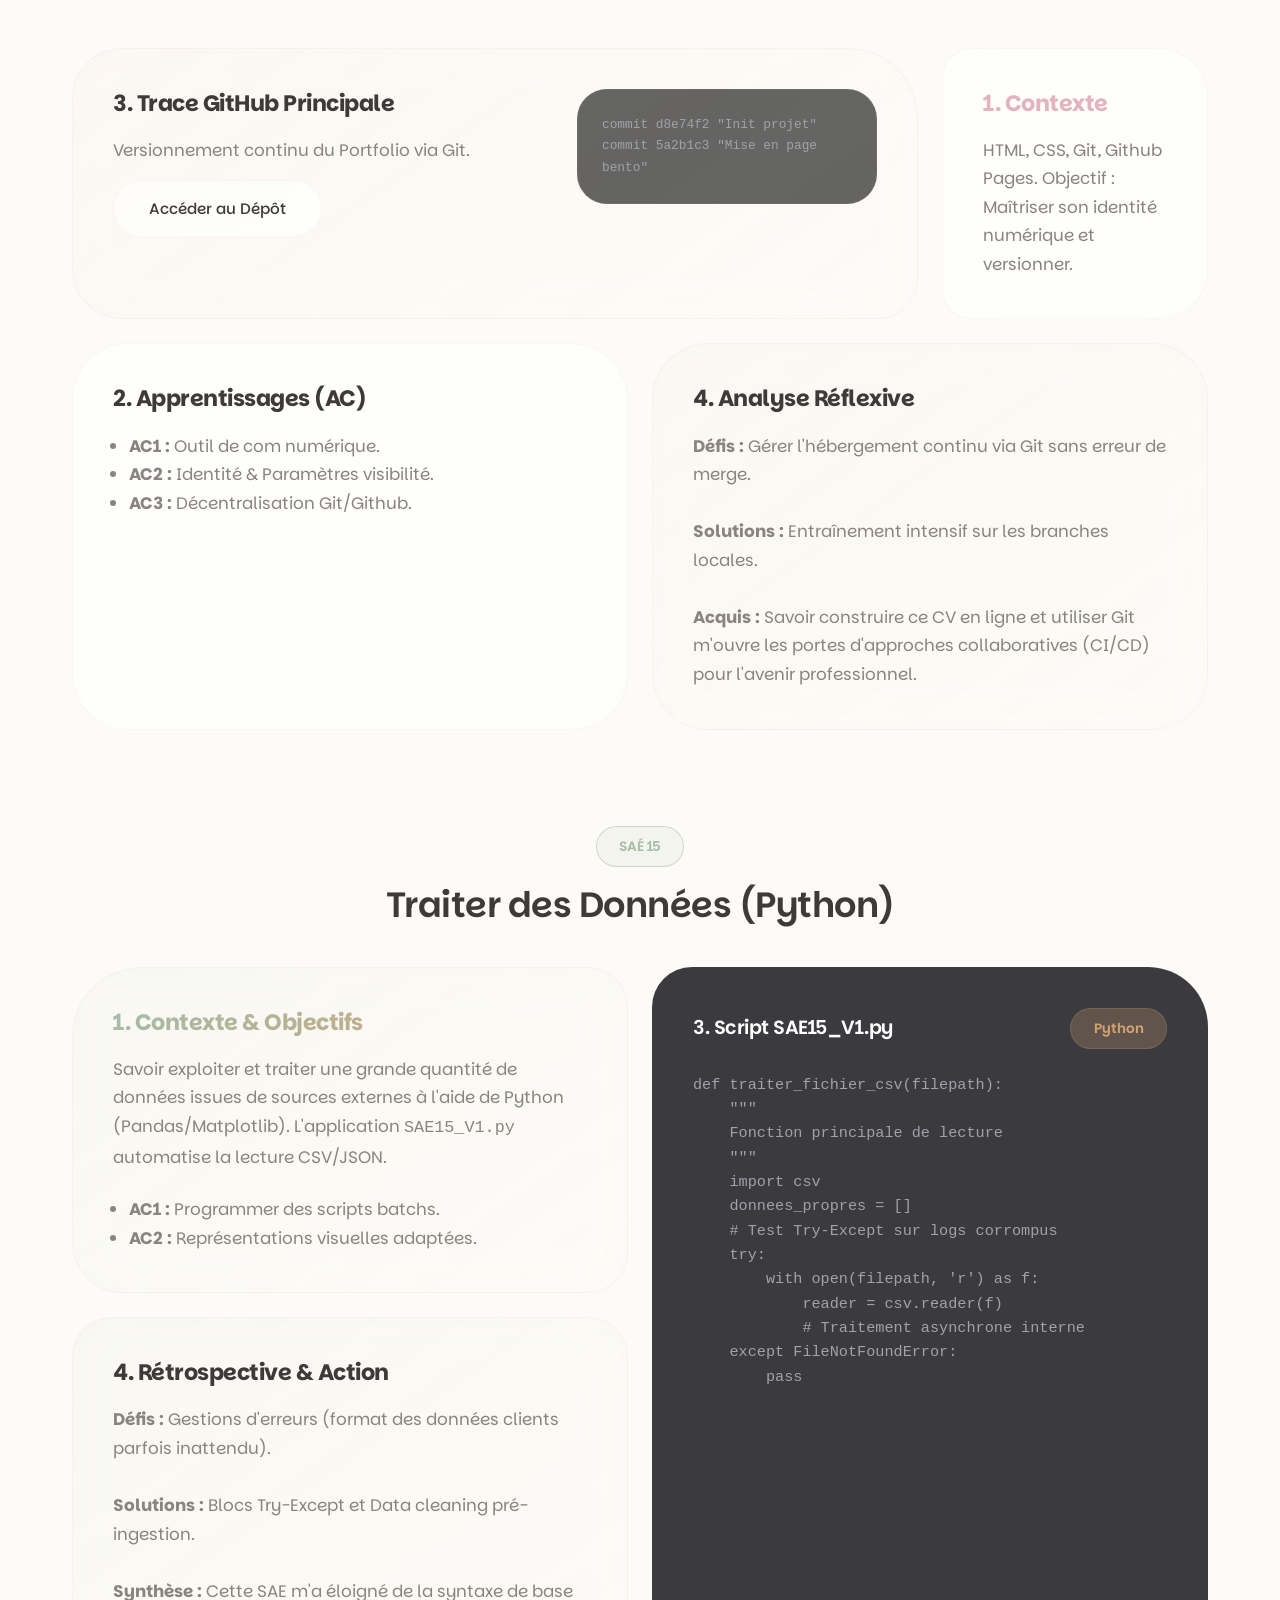
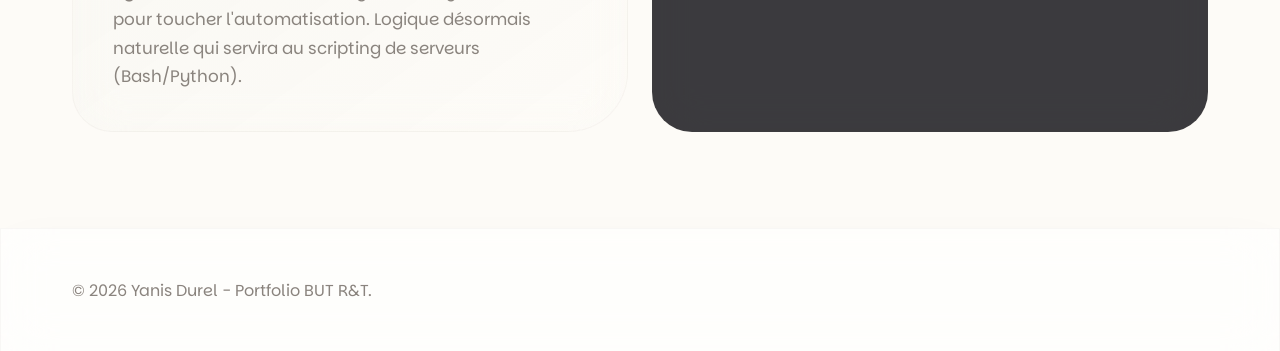
<file: projets.html>
<!DOCTYPE html>
<html lang="fr">
<head>
    <meta charset="UTF-8">
    <meta name="viewport" content="width=device-width, initial-scale=1.0">
    <title>Mes Projets SAÉ - Yanis Durel</title>
    <link rel="icon" type="image/png" href="favicon.png">
    <link href="https://fonts.googleapis.com/css2?family=Outfit:wght@300;400;500;700&family=Parkinsans:wght@300;400;500;600;700&display=swap" rel="stylesheet">
    <link rel="stylesheet" href="css/styles.css">
    <style>
        /* Styles Bento Grid Organique */
        .bento-container {
            display: flex;
            flex-direction: column;
            gap: 6rem;
            padding-bottom: 5rem;
        }

        .sae-header {
            text-align: center;
            margin-bottom: 2.5rem;
            position: relative;
        }

        .sae-header h2 {
            font-size: 2.2rem;
            color: var(--text-primary);
        }

        .sae-header .badge {
            margin-bottom: 1rem;
        }

        .bento-grid {
            display: grid;
            grid-template-columns: repeat(4, 1fr);
            grid-auto-rows: minmax(220px, auto);
            gap: 1.5rem;
        }

        /* Organic card shapes */
        .bento-card {
            background: var(--bg-surface);
            backdrop-filter: blur(25px);
            -webkit-backdrop-filter: blur(25px);
            border: 1px solid var(--border-color);
            padding: 2.5rem;
            border-radius: var(--radius-lg);
            transition: transform 0.5s cubic-bezier(0.175, 0.885, 0.32, 1.275), box-shadow 0.5s ease;
            display: flex;
            flex-direction: column;
            overflow: hidden;
            position: relative;
        }

        .bento-card:hover {
            transform: translateY(-8px) scale(1.01);
            box-shadow: var(--shadow-soft);
            background: var(--bg-surface-hover);
            z-index: 10;
        }

        /* Specific Spans */
        .span-col-4 { grid-column: span 4; }
        .span-col-3 { grid-column: span 3; }
        .span-col-2 { grid-column: span 2; }
        .span-col-1 { grid-column: span 1; }
        
        .span-row-2 { grid-row: span 2; }
        
        /* Titles inside bento */
        .bento-title {
            font-size: 1.4rem;
            font-weight: 700;
            margin-bottom: 1.2rem;
            display: flex;
            align-items: center;
            gap: 0.8rem;
        }
        
        .bento-text {
            color: var(--text-secondary);
            font-size: 1.05rem;
            line-height: 1.7;
        }

        /* Responsive Bento */
        @media (max-width: 992px) {
            .bento-grid {
                grid-template-columns: repeat(2, 1fr);
            }
            .span-col-3, .span-col-4 { grid-column: span 2; }
        }
        
        @media (max-width: 768px) {
            .bento-grid {
                grid-template-columns: 1fr;
            }
            .span-col-2, .span-col-3, .span-col-4 { grid-column: span 1; }
            .span-row-2 { grid-row: span 1; }
        }

        /* Custom Colors for SAEs to make it organic */
        .sae11-bg { background: linear-gradient(145deg, rgba(212, 163, 115, 0.05), transparent); }
        .sae14-bg { background: linear-gradient(145deg, rgba(226, 180, 189, 0.05), transparent); }
        .sae15-bg { background: linear-gradient(145deg, rgba(165, 188, 167, 0.05), transparent); }
    </style>
</head>
<body>
    <div class="bg-glow bg-glow-1"></div>
    <div class="bg-glow bg-glow-2"></div>
    
    <nav class="navbar glass">
        <div class="nav-container">
            <a href="index.html" class="logo">
                <span class="logo-mark">Y</span>D.
            </a>
            <ul class="nav-links">
                <li><a href="index.html">Accueil</a></li>
                <li><a href="presentation.html">Présentation</a></li>
                <li><a href="bilans.html">Bilans</a></li>
                <li><a href="competences.html">Compétences</a></li>
                <li><a href="projets.html" class="active">Projets</a></li>
            </ul>
            <a href="CV Yanis Durel RT 1A (1).pdf" target="_blank" class="btn btn-outline nav-btn">Mon CV</a>
        </div>
    </nav>

    <main style="padding-top: 120px;">
        <section class="section-header reveal">
            <h1>Mes Projets & SAÉs</h1>
            <div class="separator"></div>
            <p>Découvrez mes réalisations techniques sous forme de tableaux de bord interactifs.</p>
        </section>

        <section class="bento-container" style="max-width: var(--container-width); margin: 0 auto; padding: 0 2rem;">

            <!-- SAE 11: Bento Grid -->
            <div class="sae-block reveal">
                <div class="sae-header">
                    <span class="badge">SAÉ 11</span>
                    <h2>Cyber & Hygiène Informatique</h2>
                </div>
                <div class="bento-grid">
                    <!-- Contexte -->
                    <div class="bento-card span-col-2 span-row-2 sae11-bg" style="border-radius: 60px 40px 40px 60px;">
                        <h3 class="bento-title text-gradient">1. Contexte</h3>
                        <p class="bento-text">
                            <strong>Objectifs :</strong> Comprendre les enjeux vitaux de la cybersécurité moderne et acquérir de bonnes pratiques d'hygiène informatique pour prévenir les attaques. <br><br>
                            <strong>Environnement Technique :</strong> Laboratoire réseau, Outils de sensibilisation (Phishing, KeePass).<br><br>
                            <strong>Rôle :</strong> Audit systémique et production d'un rapport de recommandations pour un service non-technique.
                        </p>
                    </div>
                    <!-- ACs -->
                    <div class="bento-card span-col-2">
                        <h3 class="bento-title text-gradient-alt">2. Apprentissages Critiques</h3>
                        <ul class="bento-text" style="padding-left: 1.5rem;">
                            <li><strong>AC1 :</strong> Identifier les menaces courantes (Social engineering).</li>
                            <li><strong>AC2 :</strong> Principes de sécurité sur terminaux.</li>
                            <li><strong>AC3 :</strong> Sensibiliser les utilisateurs via des guides.</li>
                        </ul>
                    </div>
                    <!-- Traces -->
                    <div class="bento-card span-col-2" style="justify-content: center; align-items: center; text-align: center;">
                        <h3 class="bento-title">3. Trace & Preuves</h3>
                        <div style="background: rgba(0,0,0,0.4); padding: 1rem; border-radius: 24px; border: 1px solid rgba(255,255,255,0.1); width: 100%;">
                            <span style="color: white; font-weight: 600;">Guide Utilisateur KeePass</span>
                            <p style="font-size: 0.8rem; margin-top: 0.5rem; font-style: italic;">"Document d'explication de chiffrement USB."</p>
                        </div>
                    </div>
                    <!-- Analyse -->
                    <div class="bento-card span-col-4 sae11-bg" style="border-radius: 40px 60px 60px 40px;">
                        <h3 class="bento-title text-gradient">4. Analyse Réflexive</h3>
                        <div style="display: grid; grid-template-columns: repeat(auto-fit, minmax(200px, 1fr)); gap: 1.5rem;">
                            <div>
                                <h4 style="color: var(--text-primary); margin-bottom: 0.5rem;">Difficultés</h4>
                                <p class="bento-text">Verbaliser les attaques compliquées pour les rendre compréhensibles au grand public.</p>
                            </div>
                            <div>
                                <h4 style="color: var(--text-primary); margin-bottom: 0.5rem;">Solutions</h4>
                                <p class="bento-text">Multiplication des lectures de cas réels (ANSSI) pour simplifier par analogie.</p>
                            </div>
                            <div>
                                <h4 style="color: var(--text-primary); margin-bottom: 0.5rem;">Acquis</h4>
                                <p class="bento-text">La cybersécurité repose à 80% sur l'humain. Une approche *Zero Trust* m'est désormais indispensable.</p>
                            </div>
                        </div>
                    </div>
                </div>
            </div>

            <!-- SAE 14: Bento Grid -->
            <div class="sae-block reveal reveal-delay-1">
                <div class="sae-header mt-8">
                    <span class="badge" style="color: var(--accent-purple); border-color: rgba(226, 180, 189, 0.5); background: rgba(226, 180, 189, 0.1);">SAÉ 14</span>
                    <h2>Se Présenter sur Internet</h2>
                </div>
                <div class="bento-grid">
                    <!-- Traces au format large prominent -->
                    <div class="bento-card span-col-3 sae14-bg" style="border-radius: 50px 70px 40px 50px;">
                        <div style="display: flex; justify-content: space-between; align-items: start;">
                            <div>
                                <h3 class="bento-title">3. Trace GitHub Principale</h3>
                                <p class="bento-text mb-4">Versionnement continu du Portfolio via Git.</p>
                                <a href="https://github.com/TwingoPhase1/rdndo" target="_blank" class="btn btn-secondary" style="margin-top: 1rem;">Accéder au Dépôt</a>
                            </div>
                            <div style="background: rgba(0,0,0,0.6); padding: 1.5rem; border-radius: 30px; border: 1px solid rgba(255,255,255,0.05); max-width: 300px;">
                                <pre style="color: #a1a1aa; font-family: monospace; font-size: 0.8rem; white-space: pre-wrap;">commit d8e74f2 "Init projet"
commit 5a2b1c3 "Mise en page bento"</pre>
                            </div>
                        </div>
                    </div>
                    <!-- Context petit -->
                    <div class="bento-card span-col-1" style="border-radius: 30px 50px 50px 30px;">
                        <h3 class="bento-title" style="color: var(--accent-purple);">1. Contexte</h3>
                        <p class="bento-text">HTML, CSS, Git, Github Pages. Objectif : Maîtriser son identité numérique et versionner.</p>
                    </div>
                    <!-- ACs -->
                    <div class="bento-card span-col-2">
                        <h3 class="bento-title">2. Apprentissages (AC)</h3>
                        <ul class="bento-text" style="padding-left: 1rem;">
                            <li><strong>AC1 :</strong> Outil de com numérique.</li>
                            <li><strong>AC2 :</strong> Identité & Paramètres visibilité.</li>
                            <li><strong>AC3 :</strong> Décentralisation Git/Github.</li>
                        </ul>
                    </div>
                    <!-- Analyse -->
                    <div class="bento-card span-col-2 sae14-bg">
                        <h3 class="bento-title">4. Analyse Réflexive</h3>
                        <p class="bento-text">
                            <strong>Défis :</strong> Gérer l'hébergement continu via Git sans erreur de merge.<br><br>
                            <strong>Solutions :</strong> Entraînement intensif sur les branches locales.<br><br>
                            <strong>Acquis :</strong> Savoir construire ce CV en ligne et utiliser Git m'ouvre les portes d'approches collaboratives (CI/CD) pour l'avenir professionnel.
                        </p>
                    </div>
                </div>
            </div>

            <!-- SAE 15: Bento Grid -->
            <div class="sae-block reveal reveal-delay-2">
                <div class="sae-header mt-8">
                    <span class="badge" style="color: var(--accent-cyan); border-color: rgba(165, 188, 167, 0.5); background: rgba(165, 188, 167, 0.1);">SAÉ 15</span>
                    <h2>Traiter des Données (Python)</h2>
                </div>
                <div class="bento-grid">
                    <!-- Context & AC Combo -->
                    <div class="bento-card span-col-2 sae15-bg" style="border-radius: 70px 40px 40px 50px;">
                        <h3 class="bento-title text-gradient-alt">1. Contexte & Objectifs</h3>
                        <p class="bento-text" style="margin-bottom: 1.5rem;">
                            Savoir exploiter et traiter une grande quantité de données issues de sources externes à l'aide de Python (Pandas/Matplotlib). 
                            L'application <code>SAE15_V1.py</code> automatise la lecture CSV/JSON.
                        </p>
                        <ul class="bento-text" style="padding-left: 1rem;">
                            <li><strong>AC1 :</strong> Programmer des scripts batchs.</li>
                            <li><strong>AC2 :</strong> Représentations visuelles adaptées.</li>
                        </ul>
                    </div>
                    <!-- Trace Code Block -->
                    <div class="bento-card span-col-2 span-row-2" style="background: rgba(10, 10, 15, 0.8); border-radius: 40px 60px 40px 40px;">
                        <div style="display: flex; justify-content: space-between; align-items:center; margin-bottom: 1.5rem;">
                            <h3 style="color: white; font-size: 1.2rem;">3. Script SAE15_V1.py</h3>
                            <span class="badge" style="margin: 0;">Python</span>
                        </div>
                        <pre style="color: #a1a1aa; font-family: monospace; font-size: 0.95rem; overflow-x: auto; white-space: pre-wrap; line-height: 1.6;">def traiter_fichier_csv(filepath):
    """
    Fonction principale de lecture
    """
    import csv
    donnees_propres = []
    # Test Try-Except sur logs corrompus
    try:
        with open(filepath, 'r') as f:
            reader = csv.reader(f)
            # Traitement asynchrone interne
    except FileNotFoundError:
        pass</pre>
                    </div>
                    <!-- Analyse -->
                    <div class="bento-card span-col-2 sae15-bg" style="border-radius: 40px 40px 60px 40px;">
                        <h3 class="bento-title">4. Rétrospective & Action</h3>
                        <p class="bento-text">
                            <strong>Défis :</strong> Gestions d'erreurs (format des données clients parfois inattendu).<br><br>
                            <strong>Solutions :</strong> Blocs Try-Except et Data cleaning pré-ingestion.<br><br>
                            <strong>Synthèse :</strong> Cette SAE m'a éloigné de la syntaxe de base pour toucher l'automatisation. Logique désormais naturelle qui servira au scripting de serveurs (Bash/Python).
                        </p>
                    </div>
                </div>
            </div>

        </section>
    </main>

    <footer class="glass">
        <div class="footer-content">
            <p>&copy; 2026 Yanis Durel - Portfolio BUT R&T.</p>
        </div>
    </footer>

    <script src="js/script.js"></script>
</body>
</html>
</file>
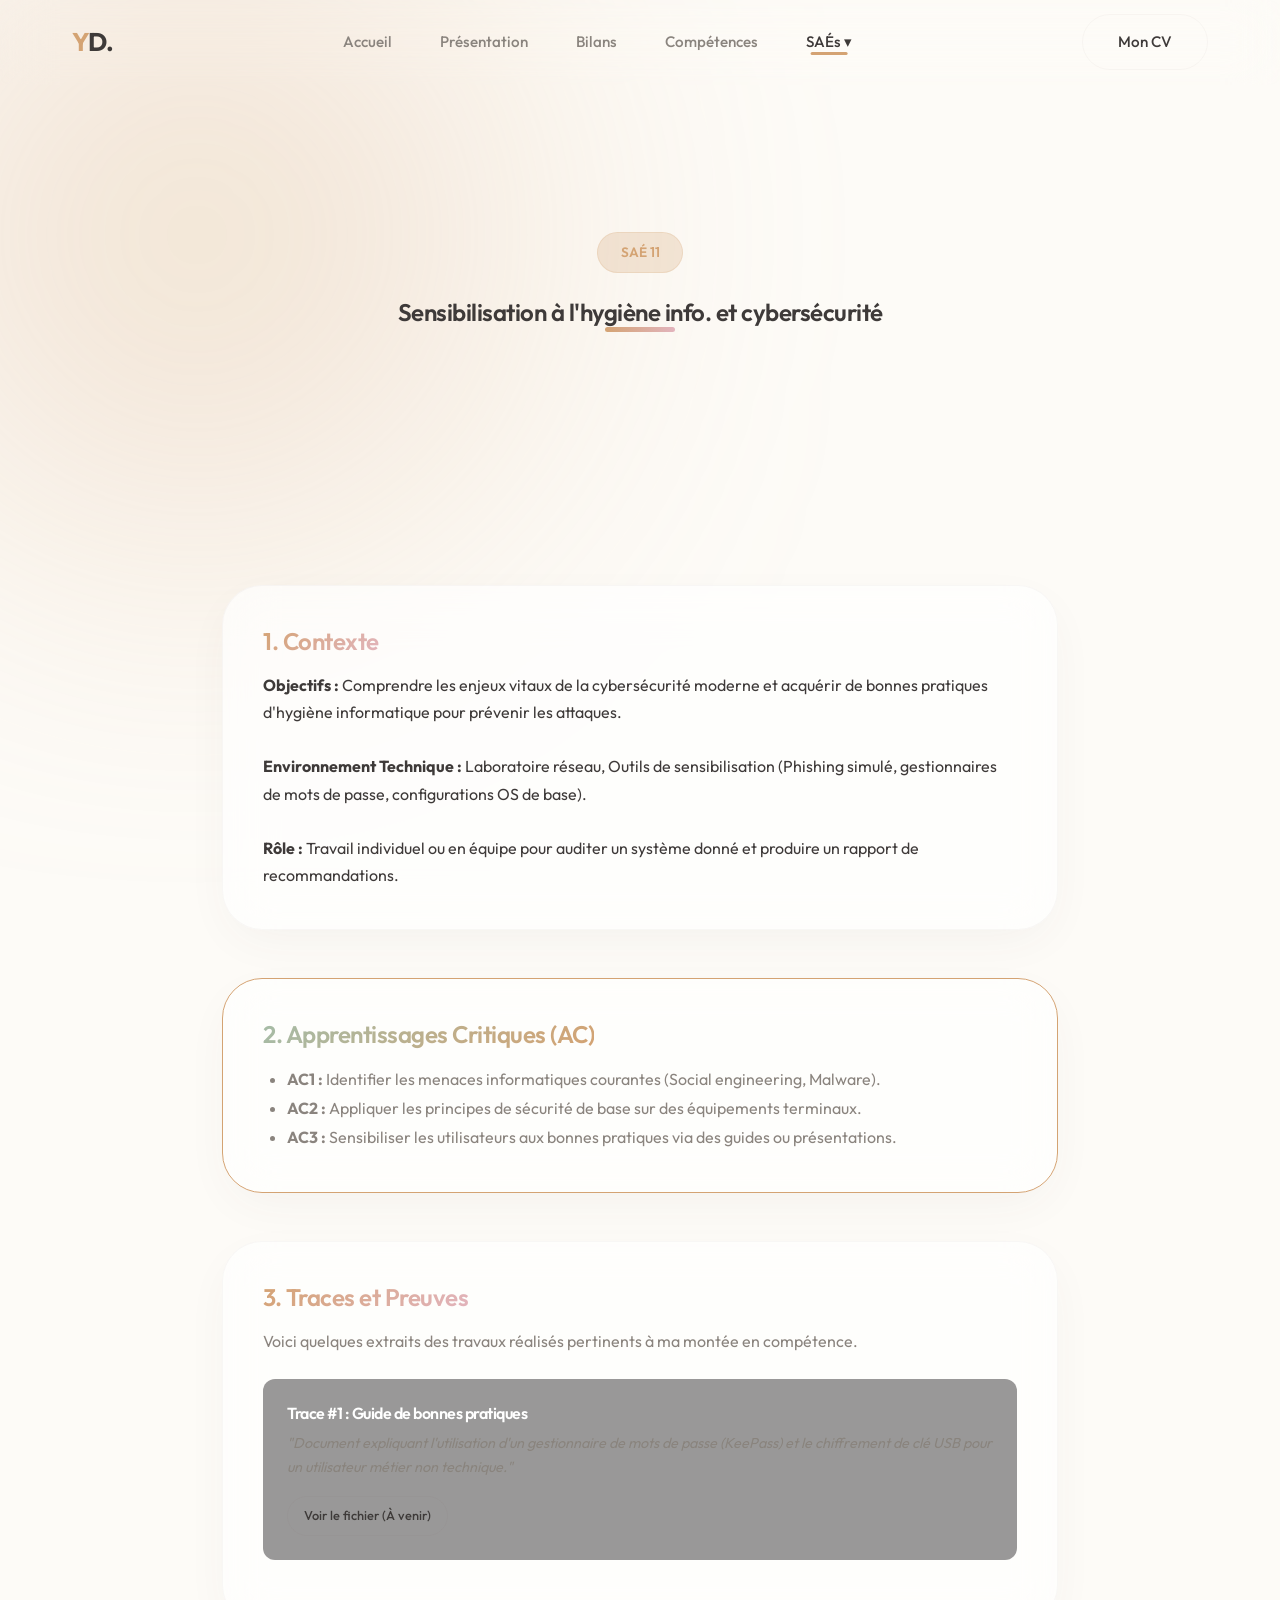
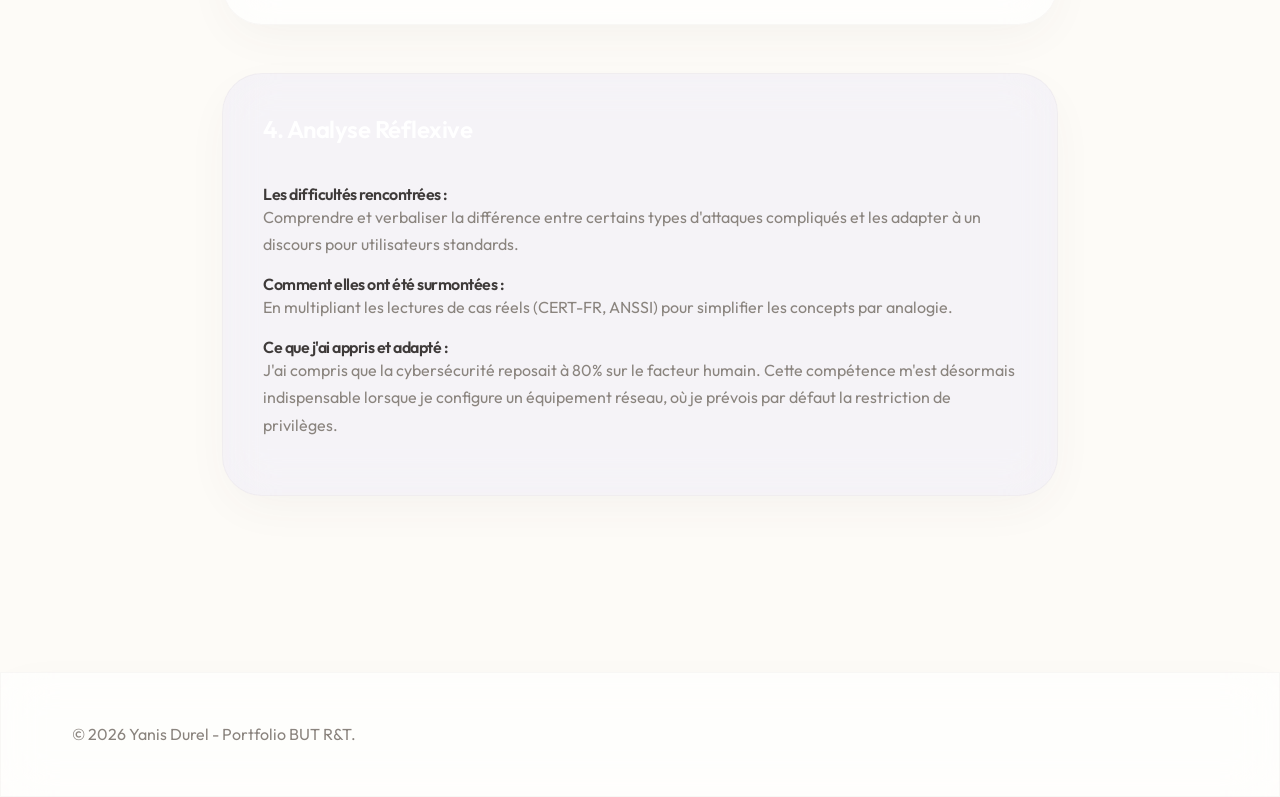
<file: SAE/sae11.html>
<!DOCTYPE html>
<html lang="fr">
<head>
    <meta charset="UTF-8">
    <meta name="viewport" content="width=device-width, initial-scale=1.0">
    <title>SAÉ 11 - Cyber - Yanis Durel</title>
    <link rel="icon" type="image/png" href="../favicon.png">
    <link href="https://fonts.googleapis.com/css2?family=Outfit:wght@300;400;500;700&display=swap" rel="stylesheet">
    <link rel="stylesheet" href="../css/styles.css">
</head>
<body>
    <div class="bg-glow bg-glow-1"></div>
    
    <nav class="navbar glass">
        <!-- navbar modifiée pour ./ et ../ -->
        <div class="nav-container">
            <a href="../index.html" class="logo">
                <span class="logo-mark">Y</span>D.
            </a>
            <ul class="nav-links">
                <li><a href="../index.html">Accueil</a></li>
                <li><a href="../presentation.html">Présentation</a></li>
                <li><a href="../bilans.html">Bilans</a></li>
                <li><a href="../competences.html">Compétences</a></li>
                <li class="dropdown">
                    <a href="#" class="dropdown-toggle active">SAÉs <span class="arrow">▾</span></a>
                    <ul class="dropdown-menu glass">
                        <li><a href="sae11.html" class="active">SAÉ 11 - Cyber</a></li>
                        <li><a href="sae14.html">SAÉ 14 - Internet</a></li>
                        <li><a href="sae15.html">SAÉ 15 - Données</a></li>
                    </ul>
                </li>
            </ul>
            <a href="../CV Yanis Durel RT 1A (1).pdf" target="_blank" class="btn btn-outline nav-btn">Mon CV</a>
        </div>
    </nav>

    <main style="padding-top: 120px;">
        <section class="section-header reveal">
            <span class="badge">SAÉ 11</span>
            <h1>Sensibilisation à l'hygiène info. et cybersécurité</h1>
            <div class="separator"></div>
        </section>

        <!-- Contexte -->
        <section class="reveal" style="max-width: 900px; padding-top: 2rem; padding-bottom: 3rem;">
            <div class="card glass" style="padding: 2.5rem;">
                <h2 class="text-gradient">1. Contexte</h2>
                <p style="margin-top: 1rem; color: var(--text-primary);">
                    <strong>Objectifs :</strong> Comprendre les enjeux vitaux de la cybersécurité moderne et acquérir de bonnes pratiques d'hygiène informatique pour prévenir les attaques. <br><br>
                    <strong>Environnement Technique :</strong> Laboratoire réseau, Outils de sensibilisation (Phishing simulé, gestionnaires de mots de passe, configurations OS de base).<br><br>
                    <strong>Rôle :</strong> Travail individuel ou en équipe pour auditer un système donné et produire un rapport de recommandations.
                </p>
            </div>
        </section>

        <!-- AC -->
        <section class="reveal" style="max-width: 900px; padding-top: 0; padding-bottom: 3rem;">
            <div class="card glass" style="padding: 2.5rem; border-color: var(--accent-indigo);">
                <h2 class="text-gradient-alt">2. Apprentissages Critiques (AC)</h2>
                <ul style="margin-top: 1rem; padding-left: 1.5rem; color: var(--text-secondary); line-height: 1.8;">
                    <li><strong>AC1 :</strong> Identifier les menaces informatiques courantes (Social engineering, Malware).</li>
                    <li><strong>AC2 :</strong> Appliquer les principes de sécurité de base sur des équipements terminaux.</li>
                    <li><strong>AC3 :</strong> Sensibiliser les utilisateurs aux bonnes pratiques via des guides ou présentations.</li>
                </ul>
            </div>
        </section>

        <!-- Traces -->
        <section class="reveal" style="max-width: 900px; padding-top: 0; padding-bottom: 3rem;">
            <div class="card glass" style="padding: 2.5rem;">
                <h2 class="text-gradient">3. Traces et Preuves</h2>
                <p style="margin-top: 1rem; margin-bottom: 1.5rem;">Voici quelques extraits des travaux réalisés pertinents à ma montée en compétence.</p>
                
                <div style="background: rgba(0,0,0,0.4); padding: 1.5rem; border-radius: 12px; margin-bottom: 1.5rem;">
                    <h4 style="color: white;">Trace #1 : Guide de bonnes pratiques</h4>
                    <p style="font-size: 0.9rem; margin-top: 0.5rem; font-style: italic;">"Document expliquant l'utilisation d'un gestionnaire de mots de passe (KeePass) et le chiffrement de clé USB pour un utilisateur métier non technique."</p>
                    <a href="#" class="btn btn-outline" style="margin-top: 1rem; font-size: 0.8rem; padding: 0.5rem 1rem;">Voir le fichier (À venir)</a>
                </div>
            </div>
        </section>

        <!-- Analyse Réflexive -->
        <section class="reveal" style="max-width: 900px; padding-top: 0; padding-bottom: 5rem;">
            <div class="card glass" style="padding: 2.5rem; background: rgba(99, 102, 241, 0.05);">
                <h2 style="color: white; margin-bottom: 1.5rem;">4. Analyse Réflexive</h2>
                
                <h4 style="color: var(--text-primary); margin-top: 1rem;">Les difficultés rencontrées :</h4>
                <p style="margin-bottom: 1rem;">Comprendre et verbaliser la différence entre certains types d'attaques compliqués et les adapter à un discours pour utilisateurs standards.</p>

                <h4 style="color: var(--text-primary);">Comment elles ont été surmontées :</h4>
                <p style="margin-bottom: 1rem;">En multipliant les lectures de cas réels (CERT-FR, ANSSI) pour simplifier les concepts par analogie.</p>

                <h4 style="color: var(--text-primary);">Ce que j'ai appris et adapté :</h4>
                <p style="margin-bottom: 1rem;">J'ai compris que la cybersécurité reposait à 80% sur le facteur humain. Cette compétence m'est désormais indispensable lorsque je configure un équipement réseau, où je prévois par défaut la restriction de privilèges.</p>
            </div>
        </section>

    </main>

    <footer class="glass">
        <div class="footer-content">
            <p>&copy; 2026 Yanis Durel - Portfolio BUT R&T.</p>
        </div>
    </footer>

    <script src="../js/script.js"></script>
</body>
</html>
</file>
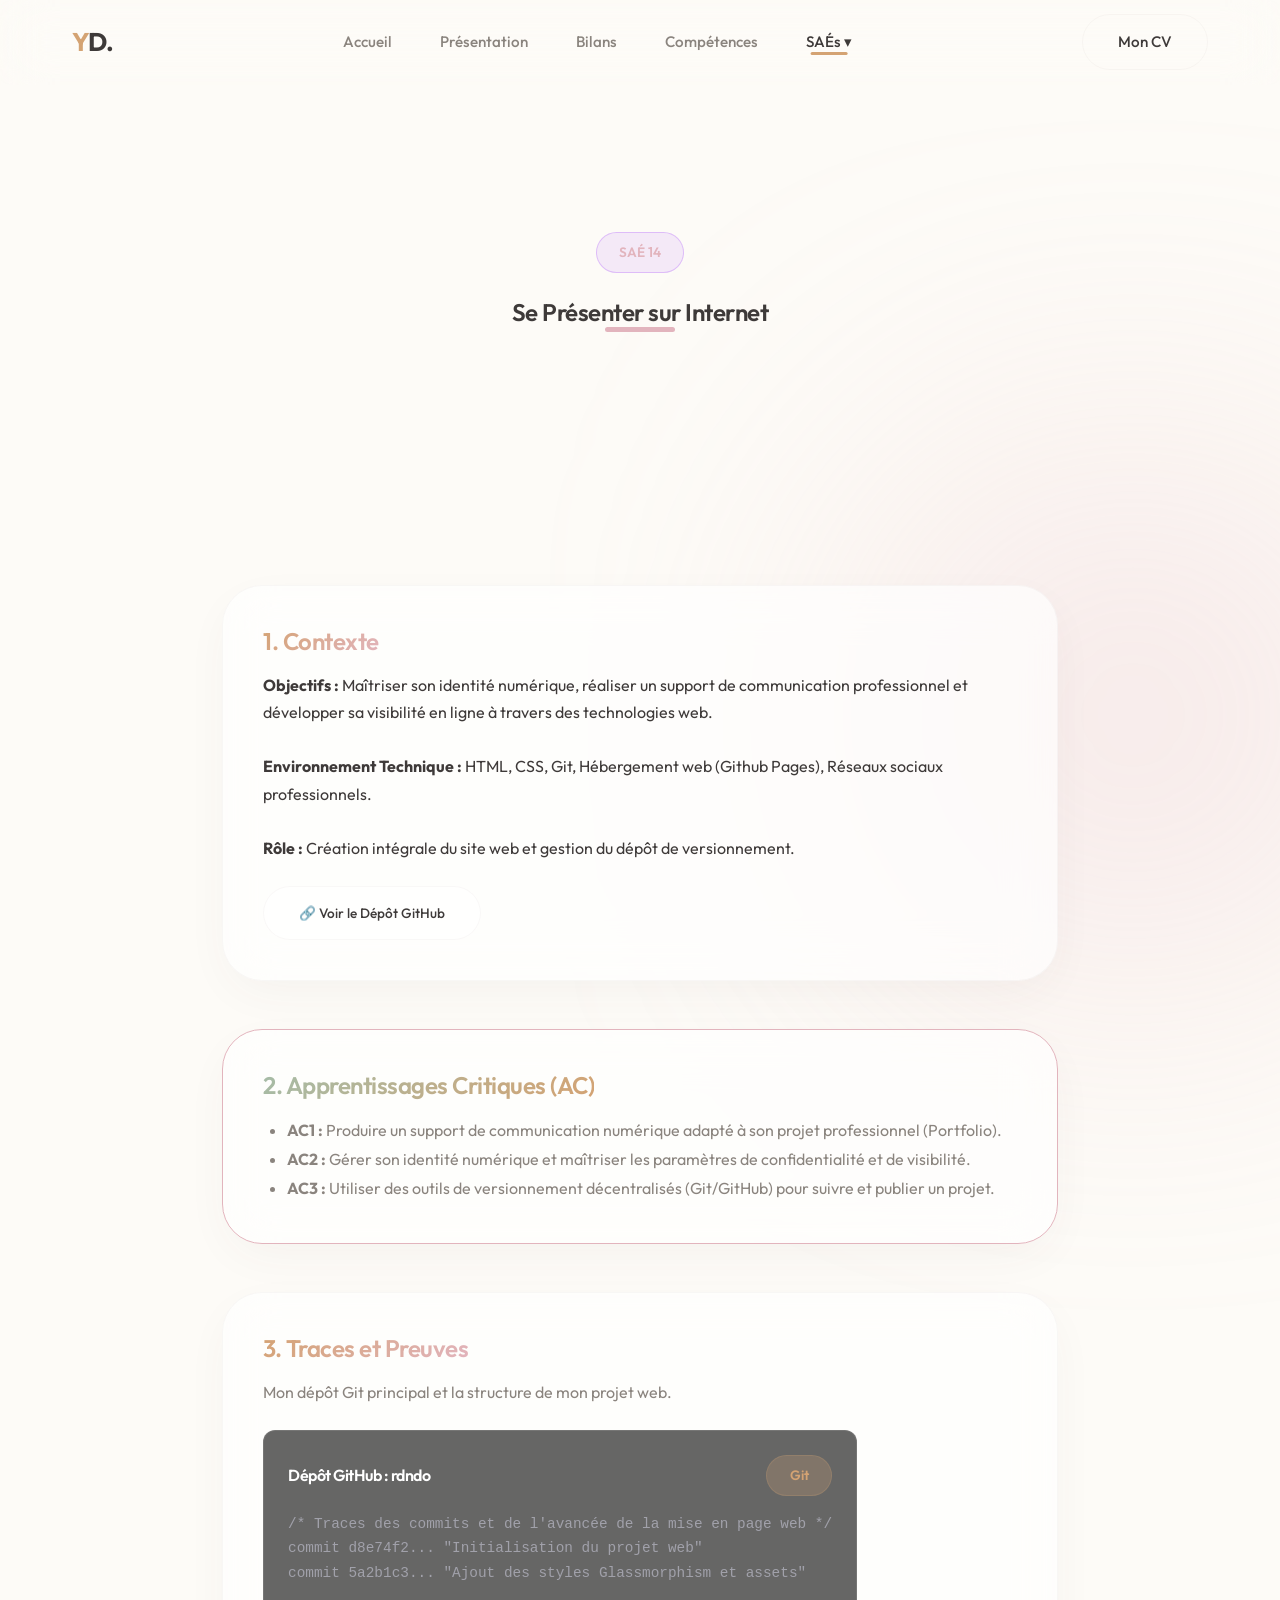
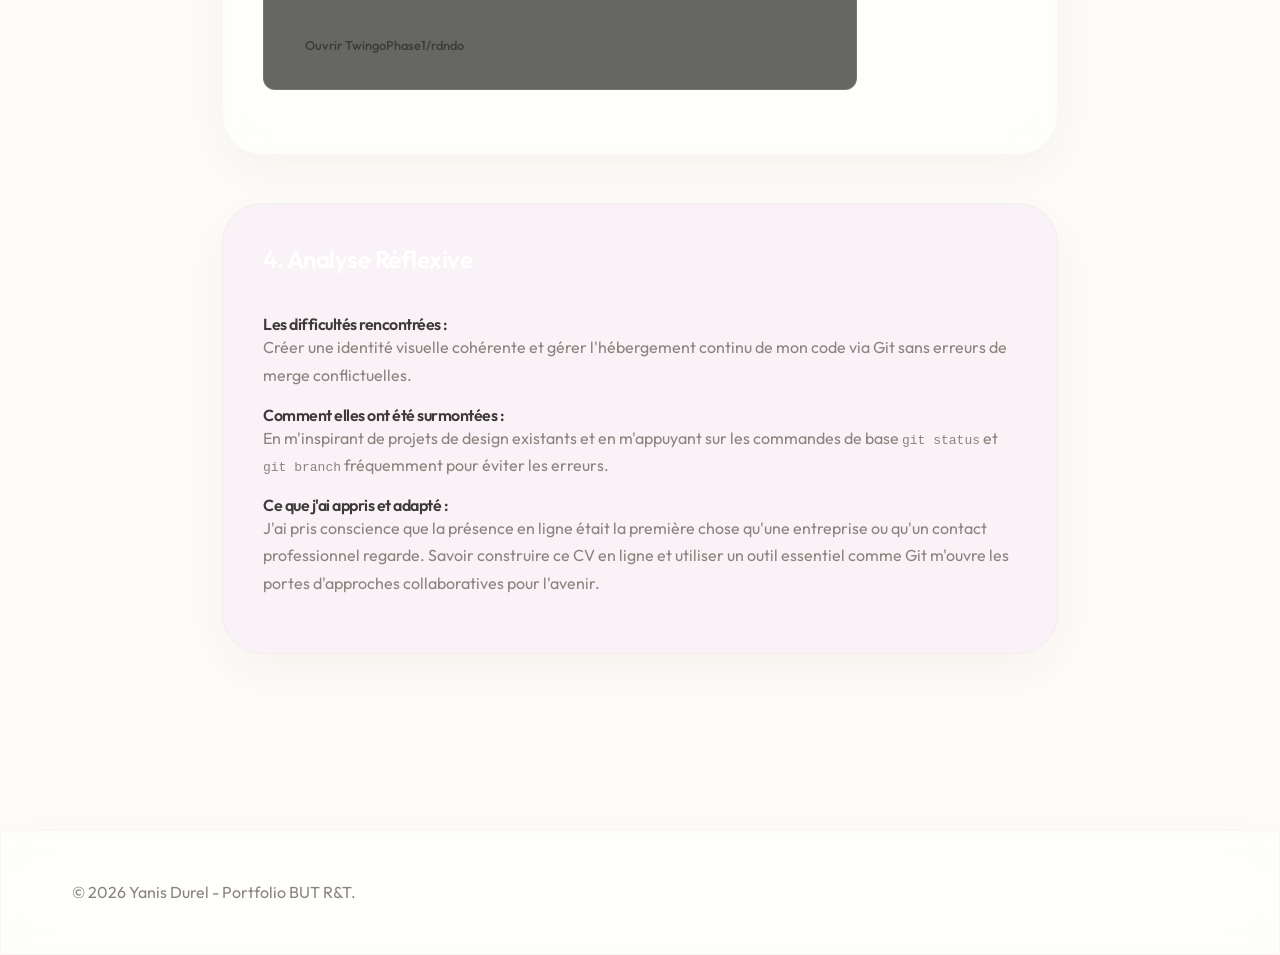
<file: SAE/sae14.html>
<!DOCTYPE html>
<html lang="fr">
<head>
    <meta charset="UTF-8">
    <meta name="viewport" content="width=device-width, initial-scale=1.0">
    <title>SAÉ 14 - Se Présenter sur Internet - Yanis Durel</title>
    <link rel="icon" type="image/png" href="../favicon.png">
    <link href="https://fonts.googleapis.com/css2?family=Outfit:wght@300;400;500;700&display=swap" rel="stylesheet">
    <link rel="stylesheet" href="../css/styles.css">
</head>
<body>
    <div class="bg-glow bg-glow-2"></div>
    
    <nav class="navbar glass">
        <div class="nav-container">
            <a href="../index.html" class="logo">
                <span class="logo-mark">Y</span>D.
            </a>
            <ul class="nav-links">
                <li><a href="../index.html">Accueil</a></li>
                <li><a href="../presentation.html">Présentation</a></li>
                <li><a href="../bilans.html">Bilans</a></li>
                <li><a href="../competences.html">Compétences</a></li>
                <li class="dropdown">
                    <a href="#" class="dropdown-toggle active">SAÉs <span class="arrow">▾</span></a>
                    <ul class="dropdown-menu glass">
                        <li><a href="sae11.html">SAÉ 11 - Cyber</a></li>
                        <li><a href="sae14.html" class="active">SAÉ 14 - Internet</a></li>
                        <li><a href="sae15.html">SAÉ 15 - Données</a></li>
                    </ul>
                </li>
            </ul>
            <a href="../CV Yanis Durel RT 1A (1).pdf" target="_blank" class="btn btn-outline nav-btn">Mon CV</a>
        </div>
    </nav>

    <main style="padding-top: 120px;">
        <section class="section-header reveal">
            <span class="badge" style="color: var(--accent-purple); border-color: rgba(168, 85, 247, 0.3); background: rgba(168, 85, 247, 0.1);">SAÉ 14</span>
            <h1>Se Présenter sur Internet</h1>
            <div class="separator" style="background: var(--accent-purple);"></div>
        </section>

        <!-- Contexte -->
        <section class="reveal" style="max-width: 900px; padding-top: 2rem; padding-bottom: 3rem;">
            <div class="card glass" style="padding: 2.5rem;">
                <h2 class="text-gradient">1. Contexte</h2>
                <p style="margin-top: 1rem; color: var(--text-primary);">
                    <strong>Objectifs :</strong> Maîtriser son identité numérique, réaliser un support de communication professionnel et développer sa visibilité en ligne à travers des technologies web. <br><br>
                    <strong>Environnement Technique :</strong> HTML, CSS, Git, Hébergement web (Github Pages), Réseaux sociaux professionnels.<br><br>
                    <strong>Rôle :</strong> Création intégrale du site web et gestion du dépôt de versionnement.
                </p>
                <div class="hero-actions" style="margin-top: 1.5rem;">
                    <a href="https://github.com/TwingoPhase1/rdndo" target="_blank" class="btn btn-secondary" style="font-size: 0.85rem;">🔗 Voir le Dépôt GitHub</a>
                </div>
            </div>
        </section>

        <!-- AC -->
        <section class="reveal" style="max-width: 900px; padding-top: 0; padding-bottom: 3rem;">
            <div class="card glass" style="padding: 2.5rem; border-color: var(--accent-purple);">
                <h2 class="text-gradient-alt">2. Apprentissages Critiques (AC)</h2>
                <ul style="margin-top: 1rem; padding-left: 1.5rem; color: var(--text-secondary); line-height: 1.8;">
                    <li><strong>AC1 :</strong> Produire un support de communication numérique adapté à son projet professionnel (Portfolio).</li>
                    <li><strong>AC2 :</strong> Gérer son identité numérique et maîtriser les paramètres de confidentialité et de visibilité.</li>
                    <li><strong>AC3 :</strong> Utiliser des outils de versionnement décentralisés (Git/GitHub) pour suivre et publier un projet.</li>
                </ul>
            </div>
        </section>

        <!-- Traces -->
        <section class="reveal" style="max-width: 900px; padding-top: 0; padding-bottom: 3rem;">
            <div class="card glass" style="padding: 2.5rem;">
                <h2 class="text-gradient">3. Traces et Preuves</h2>
                <p style="margin-top: 1rem; margin-bottom: 1.5rem;">Mon dépôt Git principal et la structure de mon projet web.</p>
                
                <div style="background: rgba(0,0,0,0.6); padding: 1.5rem; border-radius: 12px; margin-bottom: 1.5rem; border: 1px solid rgba(255,255,255,0.1);">
                    <div style="display: flex; justify-content: space-between; align-items:center; margin-bottom: 1rem;">
                        <h4 style="color: white; margin: 0;">Dépôt GitHub : rdndo</h4>
                        <span class="badge" style="margin: 0;">Git</span>
                    </div>
                    <pre style="color: #a1a1aa; font-family: monospace; font-size: 0.9rem; overflow-x: auto; white-space: pre-wrap;">
/* Traces des commits et de l'avancée de la mise en page web */
commit d8e74f2... "Initialisation du projet web"
commit 5a2b1c3... "Ajout des styles Glassmorphism et assets"
                    </pre>
                    <a href="https://github.com/TwingoPhase1/rdndo" target="_blank" class="btn btn-outline" style="margin-top: 1rem; font-size: 0.8rem; padding: 0.5rem 1rem;">Ouvrir TwingoPhase1/rdndo</a>
                </div>
            </div>
        </section>

        <!-- Analyse Réflexive -->
        <section class="reveal" style="max-width: 900px; padding-top: 0; padding-bottom: 5rem;">
            <div class="card glass" style="padding: 2.5rem; background: rgba(168, 85, 247, 0.05);">
                <h2 style="color: white; margin-bottom: 1.5rem;">4. Analyse Réflexive</h2>
                
                <h4 style="color: var(--text-primary); margin-top: 1rem;">Les difficultés rencontrées :</h4>
                <p style="margin-bottom: 1rem;">Créer une identité visuelle cohérente et gérer l'hébergement continu de mon code via Git sans erreurs de merge conflictuelles.</p>

                <h4 style="color: var(--text-primary);">Comment elles ont été surmontées :</h4>
                <p style="margin-bottom: 1rem;">En m'inspirant de projets de design existants et en m'appuyant sur les commandes de base <code>git status</code> et <code>git branch</code> fréquemment pour éviter les erreurs.</p>

                <h4 style="color: var(--text-primary);">Ce que j'ai appris et adapté :</h4>
                <p style="margin-bottom: 1rem;">J'ai pris conscience que la présence en ligne était la première chose qu'une entreprise ou qu'un contact professionnel regarde. Savoir construire ce CV en ligne et utiliser un outil essentiel comme Git m'ouvre les portes d'approches collaboratives pour l'avenir.</p>
            </div>
        </section>

    </main>

    <footer class="glass">
        <div class="footer-content">
            <p>&copy; 2026 Yanis Durel - Portfolio BUT R&T.</p>
        </div>
    </footer>

    <script src="../js/script.js"></script>
</body>
</html>
</file>
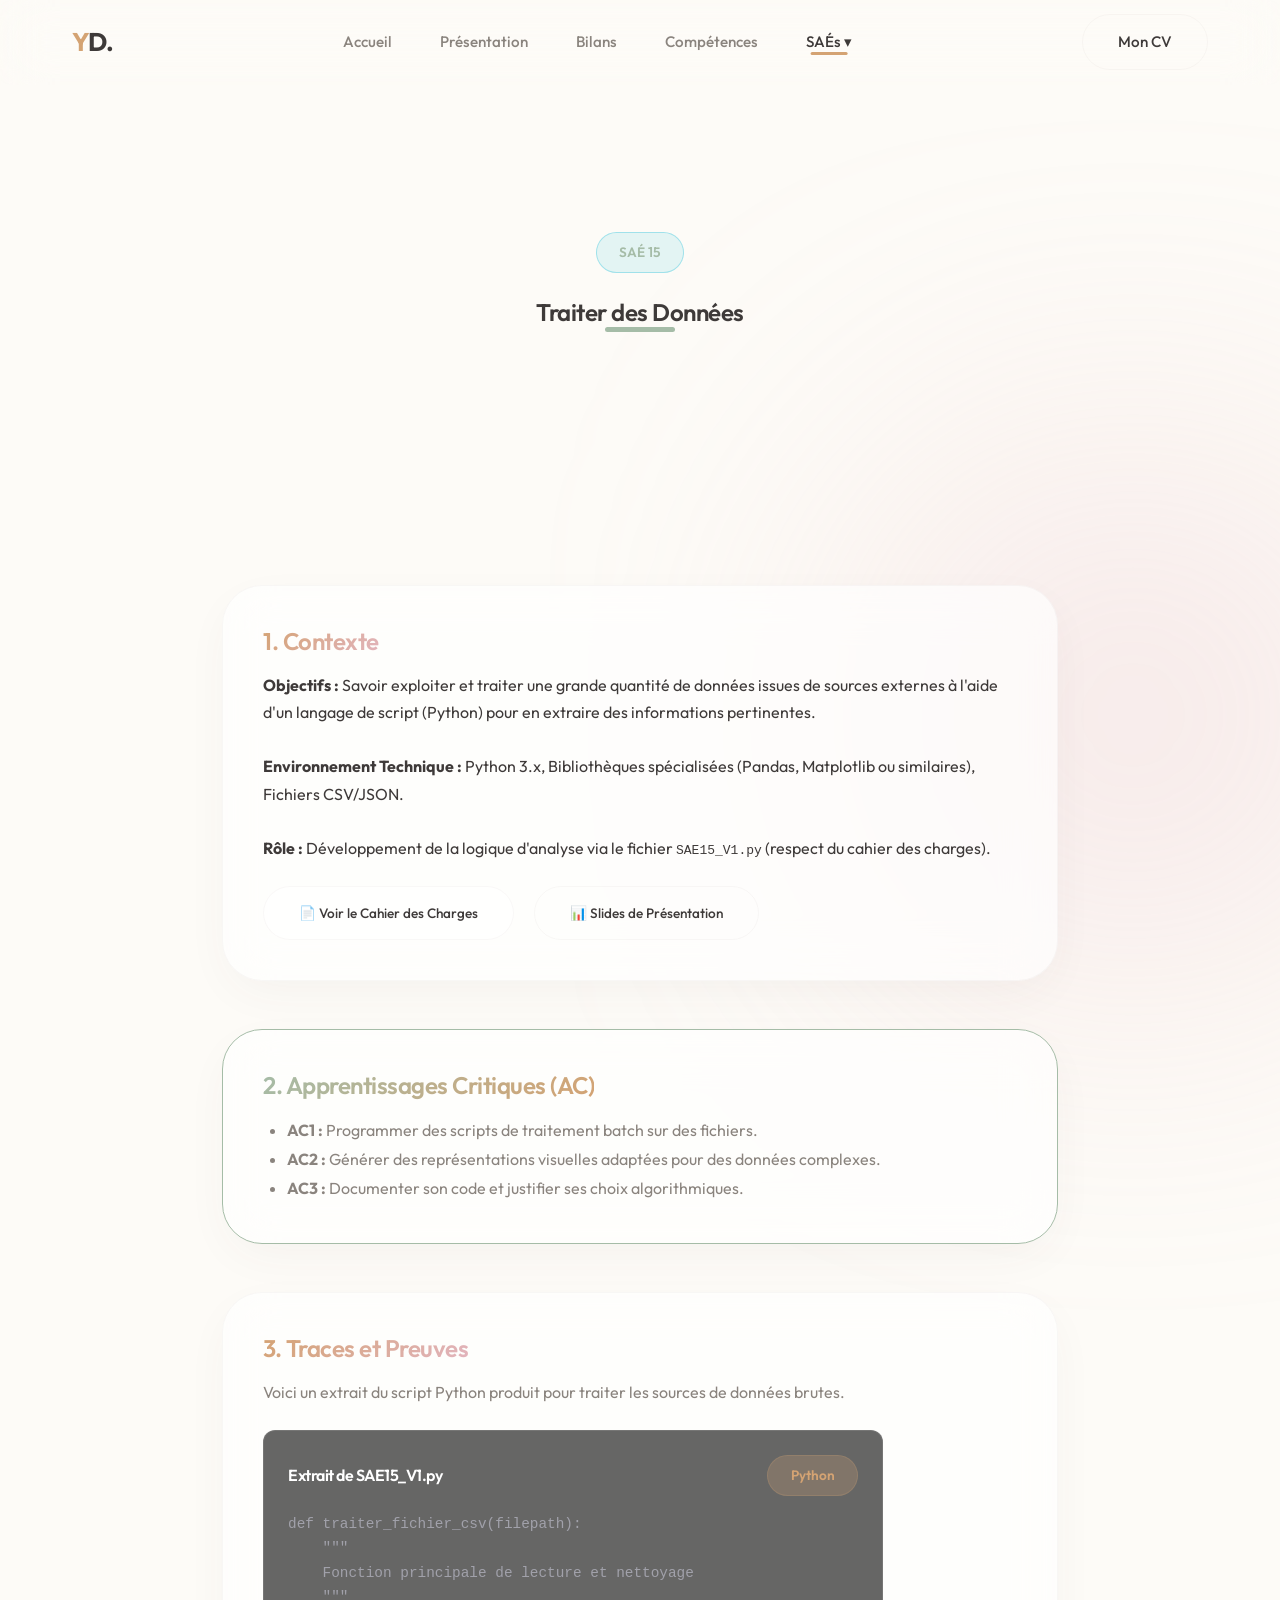
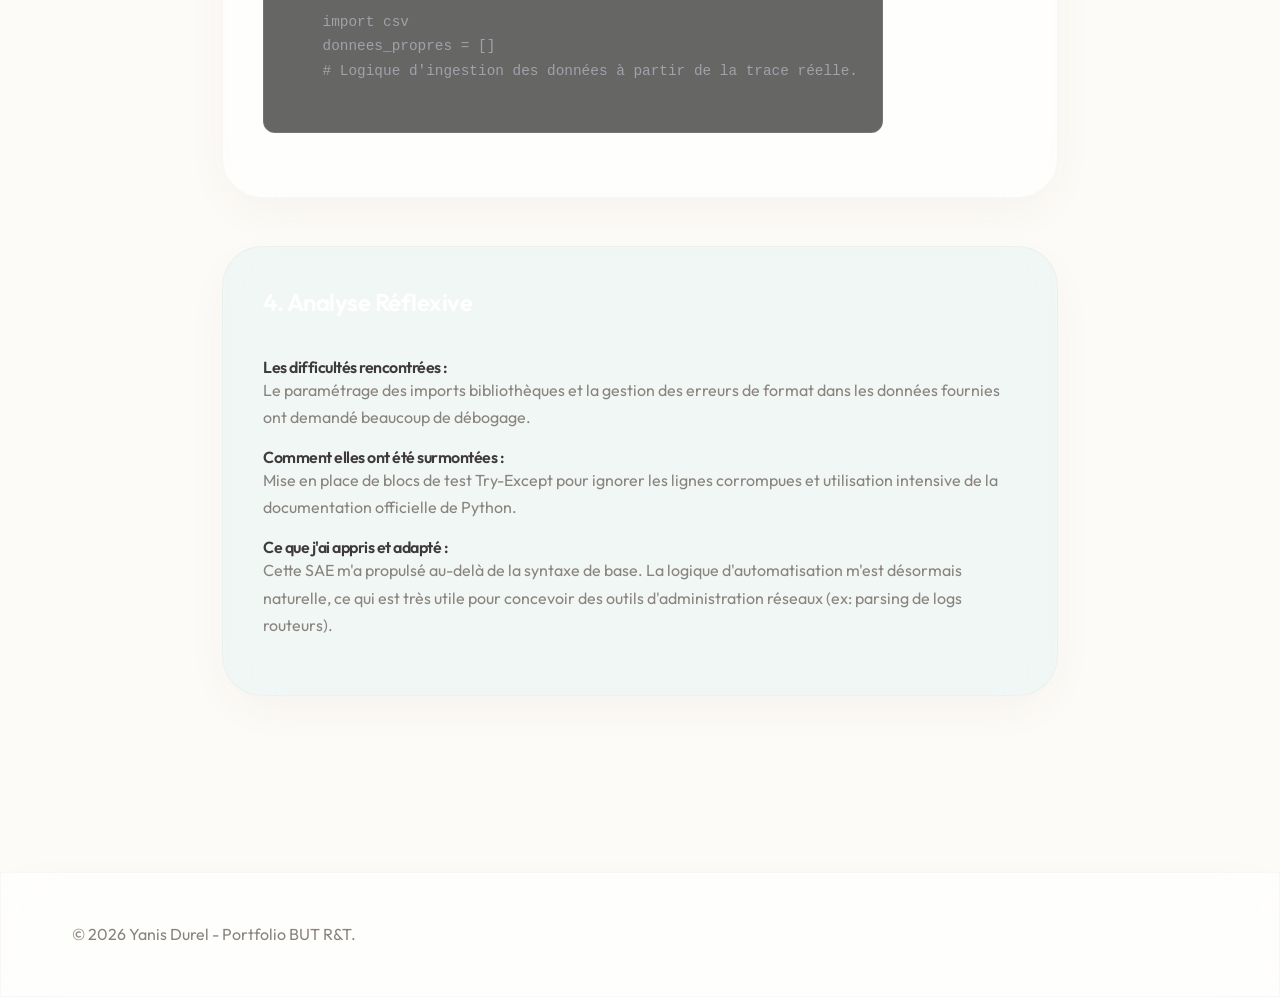
<file: SAE/sae15.html>
<!DOCTYPE html>
<html lang="fr">
<head>
    <meta charset="UTF-8">
    <meta name="viewport" content="width=device-width, initial-scale=1.0">
    <title>SAÉ 15 - Traiter des Données - Yanis Durel</title>
    <link rel="icon" type="image/png" href="../favicon.png">
    <link href="https://fonts.googleapis.com/css2?family=Outfit:wght@300;400;500;700&display=swap" rel="stylesheet">
    <link rel="stylesheet" href="../css/styles.css">
</head>
<body>
    <div class="bg-glow bg-glow-2"></div>
    
    <nav class="navbar glass">
        <!-- navbar modifiée pour ./ et ../ -->
        <div class="nav-container">
            <a href="../index.html" class="logo">
                <span class="logo-mark">Y</span>D.
            </a>
            <ul class="nav-links">
                <li><a href="../index.html">Accueil</a></li>
                <li><a href="../presentation.html">Présentation</a></li>
                <li><a href="../bilans.html">Bilans</a></li>
                <li><a href="../competences.html">Compétences</a></li>
                <li class="dropdown">
                    <a href="#" class="dropdown-toggle active">SAÉs <span class="arrow">▾</span></a>
                    <ul class="dropdown-menu glass">
                        <li><a href="sae11.html">SAÉ 11 - Cyber</a></li>
                        <li><a href="sae14.html">SAÉ 14 - Internet</a></li>
                        <li><a href="sae15.html" class="active">SAÉ 15 - Données</a></li>
                    </ul>
                </li>
            </ul>
            <a href="../CV Yanis Durel RT 1A (1).pdf" target="_blank" class="btn btn-outline nav-btn">Mon CV</a>
        </div>
    </nav>

    <main style="padding-top: 120px;">
        <section class="section-header reveal">
            <span class="badge" style="color: var(--accent-cyan); border-color: rgba(6, 182, 212, 0.3); background: rgba(6, 182, 212, 0.1);">SAÉ 15</span>
            <h1>Traiter des Données</h1>
            <div class="separator" style="background: var(--accent-cyan);"></div>
        </section>

        <!-- Contexte -->
        <section class="reveal" style="max-width: 900px; padding-top: 2rem; padding-bottom: 3rem;">
            <div class="card glass" style="padding: 2.5rem;">
                <h2 class="text-gradient">1. Contexte</h2>
                <p style="margin-top: 1rem; color: var(--text-primary);">
                    <strong>Objectifs :</strong> Savoir exploiter et traiter une grande quantité de données issues de sources externes à l'aide d'un langage de script (Python) pour en extraire des informations pertinentes. <br><br>
                    <strong>Environnement Technique :</strong> Python 3.x, Bibliothèques spécialisées (Pandas, Matplotlib ou similaires), Fichiers CSV/JSON.<br><br>
                    <strong>Rôle :</strong> Développement de la logique d'analyse via le fichier <code>SAE15_V1.py</code> (respect du cahier des charges).
                </p>
                <div class="hero-actions" style="margin-top: 1.5rem;">
                    <a href="../SAE/SAE15/sae15-cahier-des-charges.pdf" target="_blank" class="btn btn-secondary" style="font-size: 0.85rem;">📄 Voir le Cahier des Charges</a>
                    <a href="../SAE/SAE15/sae15-slides.pdf" target="_blank" class="btn btn-outline" style="font-size: 0.85rem;">📊 Slides de Présentation</a>
                </div>
            </div>
        </section>

        <!-- AC -->
        <section class="reveal" style="max-width: 900px; padding-top: 0; padding-bottom: 3rem;">
            <div class="card glass" style="padding: 2.5rem; border-color: var(--accent-cyan);">
                <h2 class="text-gradient-alt">2. Apprentissages Critiques (AC)</h2>
                <ul style="margin-top: 1rem; padding-left: 1.5rem; color: var(--text-secondary); line-height: 1.8;">
                    <li><strong>AC1 :</strong> Programmer des scripts de traitement batch sur des fichiers.</li>
                    <li><strong>AC2 :</strong> Générer des représentations visuelles adaptées pour des données complexes.</li>
                    <li><strong>AC3 :</strong> Documenter son code et justifier ses choix algorithmiques.</li>
                </ul>
            </div>
        </section>

        <!-- Traces -->
        <section class="reveal" style="max-width: 900px; padding-top: 0; padding-bottom: 3rem;">
            <div class="card glass" style="padding: 2.5rem;">
                <h2 class="text-gradient">3. Traces et Preuves</h2>
                <p style="margin-top: 1rem; margin-bottom: 1.5rem;">Voici un extrait du script Python produit pour traiter les sources de données brutes.</p>
                
                <div style="background: rgba(0,0,0,0.6); padding: 1.5rem; border-radius: 12px; margin-bottom: 1.5rem; border: 1px solid rgba(255,255,255,0.1);">
                    <div style="display: flex; justify-content: space-between; align-items:center; margin-bottom: 1rem;">
                        <h4 style="color: white; margin: 0;">Extrait de SAE15_V1.py</h4>
                        <span class="badge" style="margin: 0;">Python</span>
                    </div>
                    <!-- On laisse une trace de code simulée représentant le fichier existant -->
                    <pre style="color: #a1a1aa; font-family: monospace; font-size: 0.9rem; overflow-x: auto; white-space: pre-wrap;">
def traiter_fichier_csv(filepath):
    """
    Fonction principale de lecture et nettoyage
    """
    import csv
    donnees_propres = []
    # Logique d'ingestion des données à partir de la trace réelle.
                    </pre>
                </div>
            </div>
        </section>

        <!-- Analyse Réflexive -->
        <section class="reveal" style="max-width: 900px; padding-top: 0; padding-bottom: 5rem;">
            <div class="card glass" style="padding: 2.5rem; background: rgba(6, 182, 212, 0.05);">
                <h2 style="color: white; margin-bottom: 1.5rem;">4. Analyse Réflexive</h2>
                
                <h4 style="color: var(--text-primary); margin-top: 1rem;">Les difficultés rencontrées :</h4>
                <p style="margin-bottom: 1rem;">Le paramétrage des imports bibliothèques et la gestion des erreurs de format dans les données fournies ont demandé beaucoup de débogage.</p>

                <h4 style="color: var(--text-primary);">Comment elles ont été surmontées :</h4>
                <p style="margin-bottom: 1rem;">Mise en place de blocs de test Try-Except pour ignorer les lignes corrompues et utilisation intensive de la documentation officielle de Python.</p>

                <h4 style="color: var(--text-primary);">Ce que j'ai appris et adapté :</h4>
                <p style="margin-bottom: 1rem;">Cette SAE m'a propulsé au-delà de la syntaxe de base. La logique d'automatisation m'est désormais naturelle, ce qui est très utile pour concevoir des outils d'administration réseaux (ex: parsing de logs routeurs).</p>
            </div>
        </section>

    </main>

    <footer class="glass">
        <div class="footer-content">
            <p>&copy; 2026 Yanis Durel - Portfolio BUT R&T.</p>
        </div>
    </footer>

    <script src="../js/script.js"></script>
</body>
</html>
</file>
<file: css/styles.css>
:root {
    /* Cozy Light Mode - Soft & Warm */
    --bg-main: #FDFBF7; /* Blanc cassé très doux / crème */
    --bg-surface: rgba(255, 255, 255, 0.65);
    --bg-surface-hover: rgba(255, 255, 255, 0.95);
    --border-color: rgba(100, 90, 80, 0.04);
    
    --text-primary: #3E3A39; /* Gris chaud / Taupe foncé */
    --text-secondary: #8A847E;
    
    --accent-indigo: #D4A373; /* Caramel doux */
    --accent-purple: #E2B4BD; /* Rose poudré / Muted Rose */
    --accent-cyan: #A5BCA7; /* Vert Sauge pastel */
    
    --glow-indigo: rgba(212, 163, 115, 0.25);
    --glow-purple: rgba(226, 180, 189, 0.25);
    --shadow-soft: 0 15px 50px -10px rgba(80, 70, 60, 0.06);

    /* Fonts & Shapes - Extremely Round */
    --font-main: 'Parkinsans', 'Outfit', sans-serif;
    --nav-height: 85px;
    --container-width: 1200px;
    
    --radius-sm: 24px;
    --radius-md: 40px;
    --radius-lg: 56px;
}

@media (prefers-color-scheme: dark) {
    :root {
        /* Cozy Dark Mode - Deep warm espresso tones */
        --bg-main: #242221;
        --bg-surface: rgba(255, 255, 255, 0.02);
        --bg-surface-hover: rgba(255, 255, 255, 0.05);
        --border-color: rgba(255, 255, 255, 0.03);
        
        --text-primary: #EAE6E1;
        --text-secondary: #9C9691;
        
        --accent-indigo: #DFB78F; /* Soft warmth */
        --accent-purple: #E6B5BF;
        --accent-cyan: #A8C2AC;
        
        --glow-indigo: rgba(223, 183, 143, 0.15);
        --glow-purple: rgba(230, 181, 191, 0.15);
        --shadow-soft: 0 20px 40px rgba(0, 0, 0, 0.25);
    }
}

* {
    margin: 0;
    padding: 0;
    box-sizing: border-box;
}

html {
    scroll-behavior: smooth;
}

body {
    background-color: var(--bg-main);
    color: var(--text-primary);
    font-family: var(--font-main);
    line-height: 1.7;
    overflow-x: hidden;
    position: relative;
    transition: background-color 0.5s ease-in-out, color 0.5s ease-in-out;
}

/* Background Gradients */
.bg-glow {
    position: fixed;
    border-radius: 50%;
    filter: blur(140px);
    z-index: -1;
    animation: drift 25s infinite alternate ease-in-out;
}

.bg-glow-1 {
    width: 60vw;
    height: 60vw;
    max-width: 650px;
    max-height: 650px;
    background: var(--glow-indigo);
    top: -10%;
    left: -10%;
}

.bg-glow-2 {
    width: 50vw;
    height: 50vw;
    max-width: 550px;
    max-height: 550px;
    background: var(--glow-purple);
    bottom: -10%;
    right: -10%;
    animation-direction: alternate-reverse;
    animation-duration: 30s;
}

@keyframes drift {
    from { transform: translate(0, 0); }
    to { transform: translate(80px, 60px); }
}

/* Glassmorphism Utilities - Softer than ever */
.glass {
    background: var(--bg-surface);
    backdrop-filter: blur(25px);
    -webkit-backdrop-filter: blur(25px);
    border: 1px solid var(--border-color);
    box-shadow: var(--shadow-soft);
}

/* Typography & Utils */
h1, h2, h3, h4, h5, h6 {
    font-weight: 600;
    line-height: 1.25;
    letter-spacing: -0.5px;
}

p {
    color: var(--text-secondary);
}

a {
    color: inherit;
    text-decoration: none;
    transition: color 0.3s ease;
}

.text-gradient {
    background: linear-gradient(135deg, var(--accent-indigo), var(--accent-purple));
    -webkit-background-clip: text;
    -webkit-text-fill-color: transparent;
    background-clip: text;
}

.text-gradient-alt {
    background: linear-gradient(135deg, var(--accent-cyan), var(--accent-indigo));
    -webkit-background-clip: text;
    -webkit-text-fill-color: transparent;
    background-clip: text;
}

/* Buttons */
.btn {
    display: inline-flex;
    align-items: center;
    justify-content: center;
    padding: 0.9rem 2.2rem;
    border-radius: 999px;
    font-weight: 500;
    cursor: pointer;
    transition: all 0.4s cubic-bezier(0.4, 0, 0.2, 1);
    border: 1px solid transparent;
    font-size: 0.95rem;
}

.btn-primary {
    background: var(--text-primary);
    color: var(--bg-main);
}

.btn-primary:hover {
    transform: translateY(-4px);
    opacity: 0.9;
    box-shadow: var(--shadow-soft);
}

.btn-secondary {
    background: var(--bg-surface);
    color: var(--text-primary);
    border: 1px solid var(--border-color);
}

.btn-secondary:hover {
    background: var(--bg-surface-hover);
    transform: translateY(-4px);
    box-shadow: var(--shadow-soft);
}

.btn-outline {
    background: transparent;
    border: 1px solid var(--border-color);
    color: var(--text-primary);
}

.btn-outline:hover {
    border-color: var(--text-primary);
    background: var(--bg-surface);
}

/* Navigation */
.navbar {
    position: fixed;
    top: 0;
    left: 0;
    width: 100%;
    height: var(--nav-height);
    z-index: 1000;
    display: flex;
    justify-content: center;
    border-top: none;
    border-left: none;
    border-right: none;
    box-shadow: none;
    transition: background 0.5s ease, backdrop-filter 0.5s ease, padding 0.5s ease, border-bottom 0.5s ease;
    background: transparent;
    border-bottom: 1px solid transparent;
}

.navbar.scrolled {
    background: var(--bg-surface);
    backdrop-filter: blur(30px);
    -webkit-backdrop-filter: blur(30px);
    border-bottom: 1px solid var(--border-color);
    box-shadow: var(--shadow-soft);
}

.nav-container {
    width: 100%;
    max-width: var(--container-width);
    padding: 0 2rem;
    display: flex;
    justify-content: space-between;
    align-items: center;
}

.logo {
    font-size: 1.6rem;
    font-weight: 700;
    letter-spacing: -1px;
}

.logo-mark {
    color: var(--accent-indigo);
}

.nav-links {
    list-style: none;
    display: flex;
    gap: 3rem;
    align-items: center;
}

.nav-links a {
    font-size: 0.95rem;
    font-weight: 500;
    color: var(--text-secondary);
    position: relative;
    padding-bottom: 4px;
}

.nav-links a:hover, .nav-links a.active {
    color: var(--text-primary);
}

.nav-links a::after {
    content: '';
    position: absolute;
    bottom: 0px;
    left: 50%;
    transform: translateX(-50%);
    width: 0%;
    height: 3px;
    background: var(--accent-indigo);
    transition: width 0.4s cubic-bezier(0.25, 0.8, 0.25, 1);
    border-radius: 999px;
}

.nav-links a:hover::after, .nav-links a.active::after {
    width: 80%;
}

/* Dropdown */
.dropdown {
    position: relative;
    padding-bottom: 24px;
    margin-bottom: -24px;
}

.dropdown-menu {
    position: absolute;
    top: 100%;
    left: 50%;
    transform: translateX(-50%) translateY(12px) scale(0.9);
    list-style: none;
    padding: 0.85rem;
    border-radius: var(--radius-sm);
    min-width: 220px;
    opacity: 0;
    visibility: hidden;
    transition: all 0.4s cubic-bezier(0.175, 0.885, 0.32, 1.275);
    pointer-events: none;
}

.dropdown:hover .dropdown-menu {
    opacity: 1;
    visibility: visible;
    transform: translateX(-50%) translateY(0) scale(1);
    pointer-events: all;
}

.dropdown-menu li a {
    display: block;
    padding: 0.85rem 1.2rem;
    border-radius: 16px;
    transition: background 0.3s, color 0.3s;
    font-weight: 500;
}

.dropdown-menu li a::after { display: none; }
.dropdown-menu li a:hover {
    background: var(--bg-surface-hover);
    color: var(--text-primary);
}

.burger-menu {
    display: none;
    flex-direction: column;
    gap: 7px;
    cursor: pointer;
}

.burger-menu .bar {
    width: 30px;
    height: 3px;
    background: var(--text-primary);
    transition: 0.3s;
    border-radius: 999px;
}

/* Main Content */
main {
    padding-top: var(--nav-height);
}

section {
    max-width: var(--container-width);
    margin: 0 auto;
    padding: 7rem 2rem;
}

/* Hero Section */
.hero {
    display: grid;
    grid-template-columns: 1.2fr 0.8fr;
    gap: 4rem;
    align-items: center;
    min-height: calc(100vh - var(--nav-height));
}

.badge {
    display: inline-block;
    padding: 0.5rem 1.4rem;
    border-radius: 999px;
    font-size: 0.85rem;
    font-weight: 600;
    background: var(--glow-indigo);
    color: var(--accent-indigo);
    border: 1px solid rgba(212, 163, 115, 0.2);
    margin-bottom: 1.5rem;
}

.hero-title {
    font-size: 4.5rem;
    letter-spacing: -1.5px;
    margin-bottom: 1.8rem;
    line-height: 1.05;
}

.hero-subtitle {
    font-size: 1.2rem;
    max-width: 520px;
    margin-bottom: 3rem;
    color: var(--text-secondary);
}

.hero-actions {
    display: flex;
    gap: 1.2rem;
}

/* Profile Card Custom UI */
.profile-card {
    padding: 3rem;
    border-radius: var(--radius-lg);
    display: flex;
    flex-direction: column;
    align-items: center;
    justify-content: center;
    text-align: center;
    aspect-ratio: 4/5;
    max-width: 380px;
    margin: auto;
    position: relative;
    overflow: hidden;
    transition: transform 0.6s cubic-bezier(0.175, 0.885, 0.32, 1.275), box-shadow 0.6s ease;
}

.profile-card:hover {
    transform: translateY(-12px) scale(1.02);
    box-shadow: var(--shadow-soft);
}

.profile-image {
    width: 180px;
    height: 180px;
    border-radius: 50%;
    display: flex;
    align-items: center;
    justify-content: center;
    border: 1px solid var(--border-color);
    margin-bottom: 2rem;
    position: relative;
    overflow: hidden;
}

.profile-img {
    width: 100%;
    height: 100%;
    object-fit: cover;
    z-index: 2;
}

.pulse-ring {
    position: absolute;
    width: 100%;
    height: 100%;
    border-radius: 50%;
    border: 2px solid var(--accent-purple);
    opacity: 0.4;
    animation: pulse 4s infinite cubic-bezier(0.4, 0, 0.2, 1);
}

@keyframes pulse {
    0% { transform: scale(1); opacity: 0.4; }
    100% { transform: scale(1.5); opacity: 0; }
}



/* Sections Global */
.section-header {
    text-align: center;
    margin-bottom: 5rem;
}

.section-header h2 {
    font-size: 2.8rem;
    margin-bottom: 1.2rem;
    letter-spacing: -0.5px;
}

.separator {
    width: 70px;
    height: 5px;
    background: linear-gradient(to right, var(--accent-indigo), var(--accent-purple));
    margin: 0 auto 1.8rem auto;
    border-radius: 999px;
}

/* Grid Cards */
.grid-cards {
    display: grid;
    grid-template-columns: repeat(auto-fit, minmax(260px, 1fr));
    gap: 2.5rem;
}

.card {
    padding: 3.5rem 2.5rem;
    border-radius: var(--radius-md);
    transition: all 0.5s cubic-bezier(0.165, 0.84, 0.44, 1);
    display: flex;
    flex-direction: column;
    align-items: flex-start;
}

.card:hover {
    transform: translateY(-10px);
    background: var(--bg-surface-hover);
    box-shadow: var(--shadow-soft);
}

.card-icon {
    font-size: 2.6rem;
    margin-bottom: 1.8rem;
    background: var(--bg-surface);
    width: 72px;
    height: 72px;
    display: flex;
    align-items: center;
    justify-content: center;
    border-radius: 50%; /* Cozy and round */
    border: 1px solid var(--border-color);
    box-shadow: var(--shadow-soft);
}

.card h3 {
    font-size: 1.4rem;
    margin-bottom: 1.2rem;
    color: var(--text-primary);
}

/* Footer */
footer {
    border-top: 1px solid var(--border-color);
    border-bottom: none;
    border-left: none;
    border-right: none;
    padding: 3rem 0;
    margin-top: 6rem;
    background: transparent;
    box-shadow: none;
}

.footer-content {
    max-width: var(--container-width);
    margin: 0 auto;
    padding: 0 2rem;
    display: flex;
    justify-content: space-between;
    align-items: center;
}

.footer-links {
    display: flex;
    gap: 2rem;
}

.footer-links a:hover {
    color: var(--text-primary);
}

/* Animations */
.reveal {
    opacity: 0;
    transform: translateY(40px);
    transition: all 1s cubic-bezier(0.25, 1, 0.5, 1);
}

.reveal.active {
    opacity: 1;
    transform: translateY(0);
}

.reveal-delay { transition-delay: 0.15s; }
.reveal-delay-1 { transition-delay: 0.1s; }
.reveal-delay-2 { transition-delay: 0.2s; }
.reveal-delay-3 { transition-delay: 0.3s; }

/* Responsive */
@media (max-width: 992px) {
    .hero {
        grid-template-columns: 1fr;
        text-align: center;
        margin-top: 2rem;
    }
    .hero-actions {
        justify-content: center;
    }
    .badge {
        margin: 0 auto 1.5rem auto;
    }
}

@media (max-width: 768px) {
    .nav-links, .nav-btn {
        display: none;
    }
    .burger-menu {
        display: flex;
    }
    .hero-title {
        font-size: 3.5rem;
    }
}
</file>
